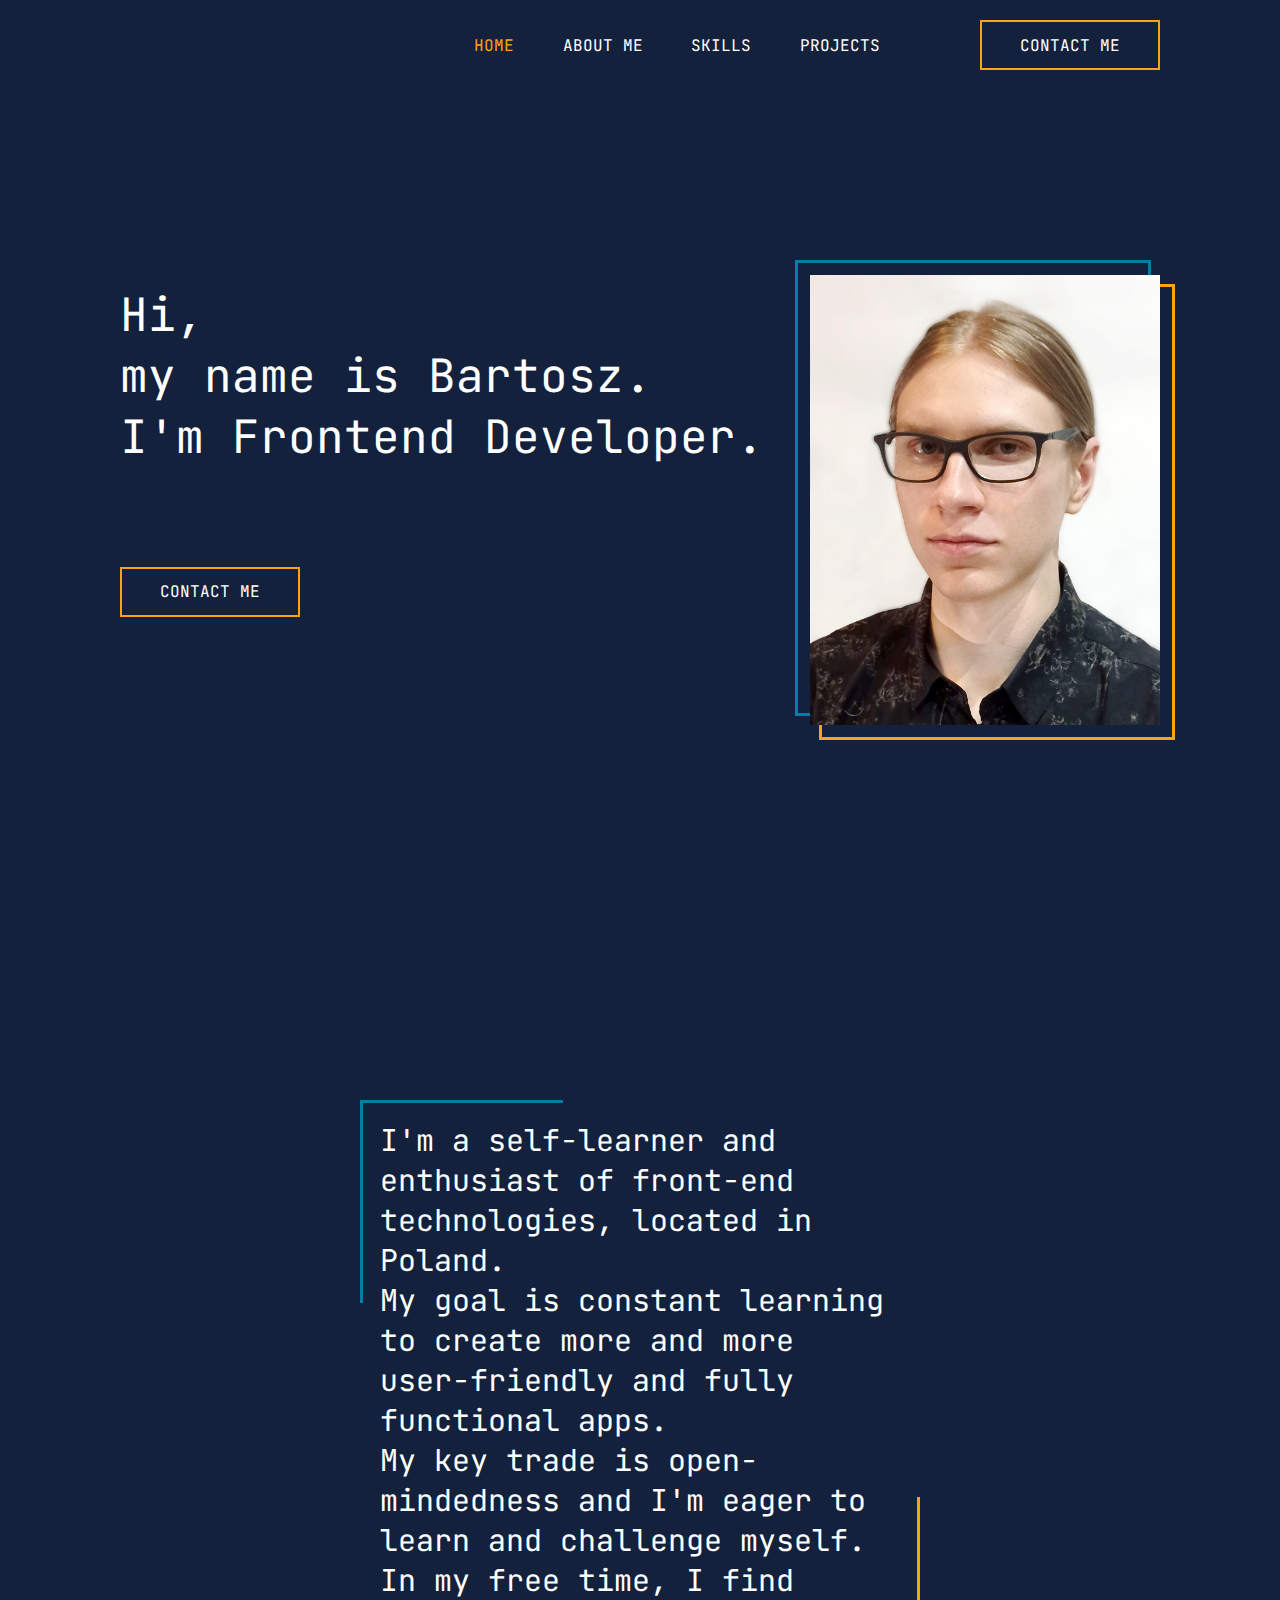
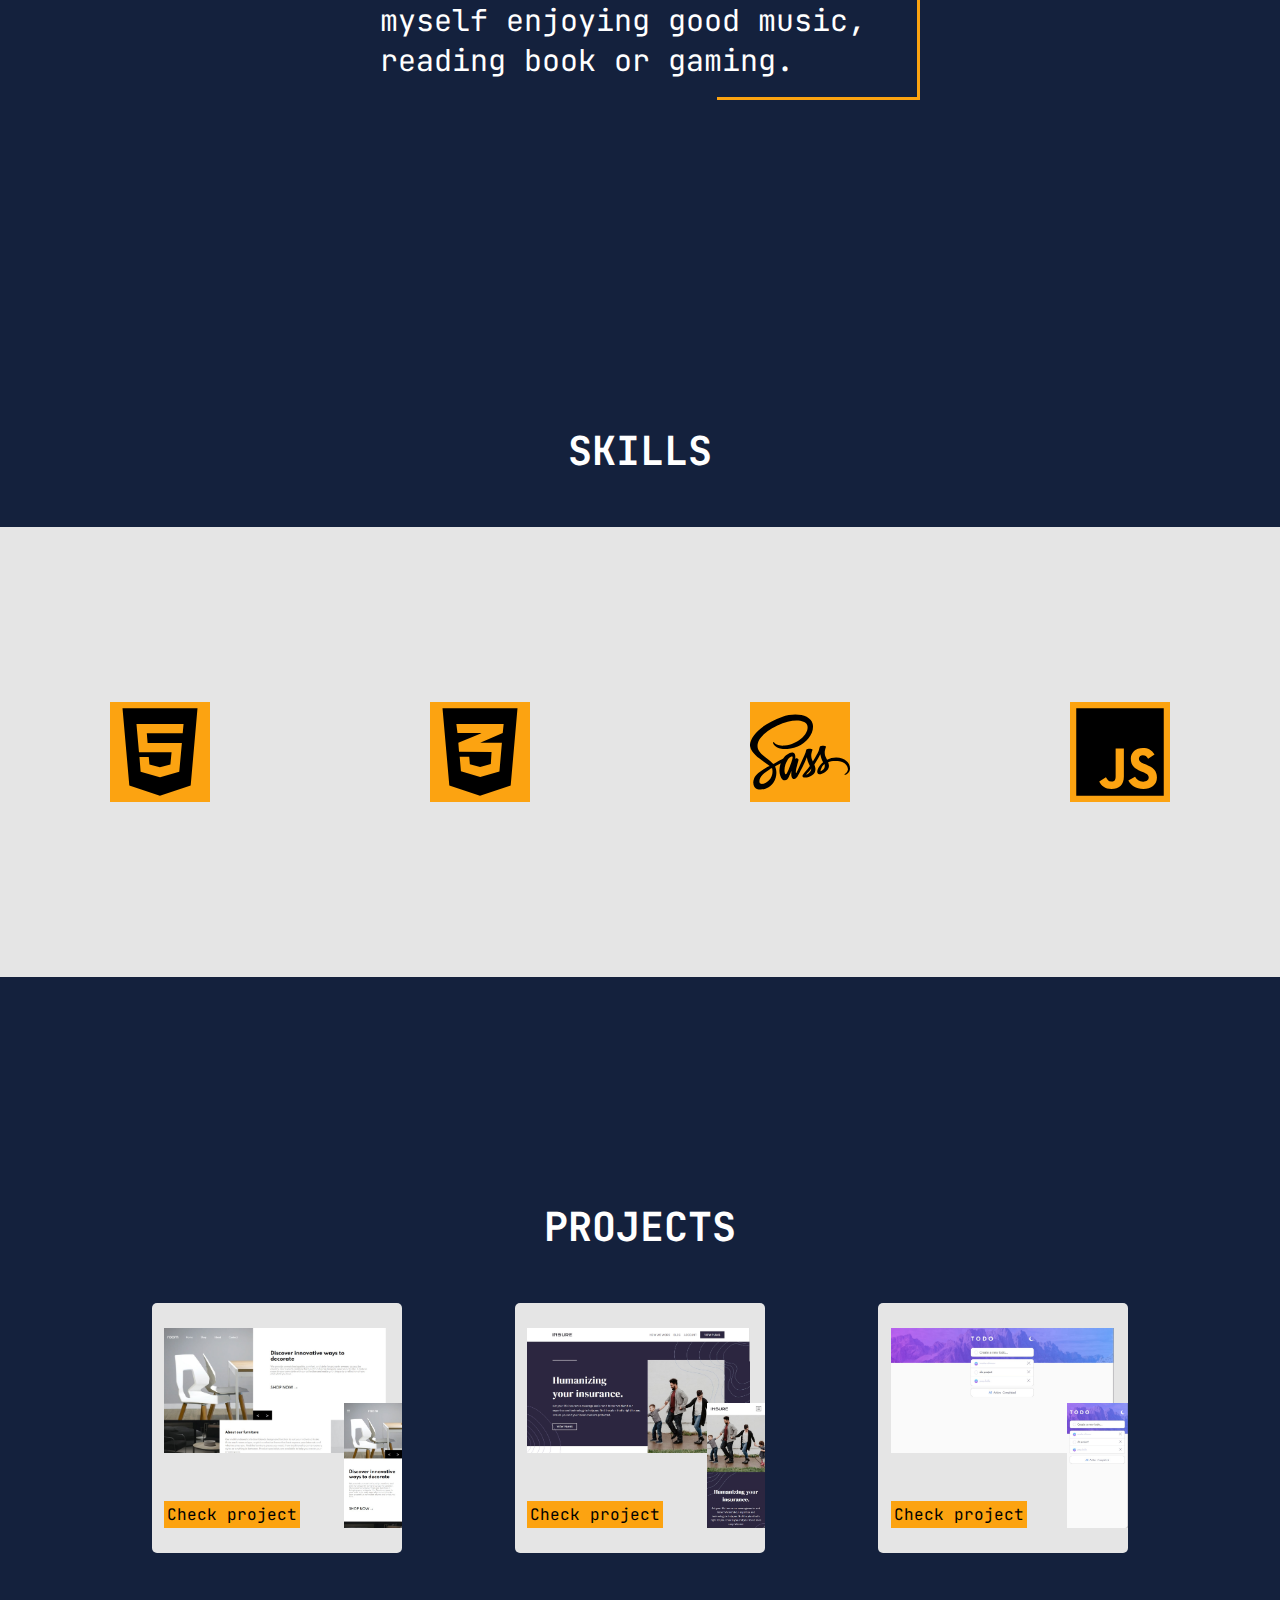
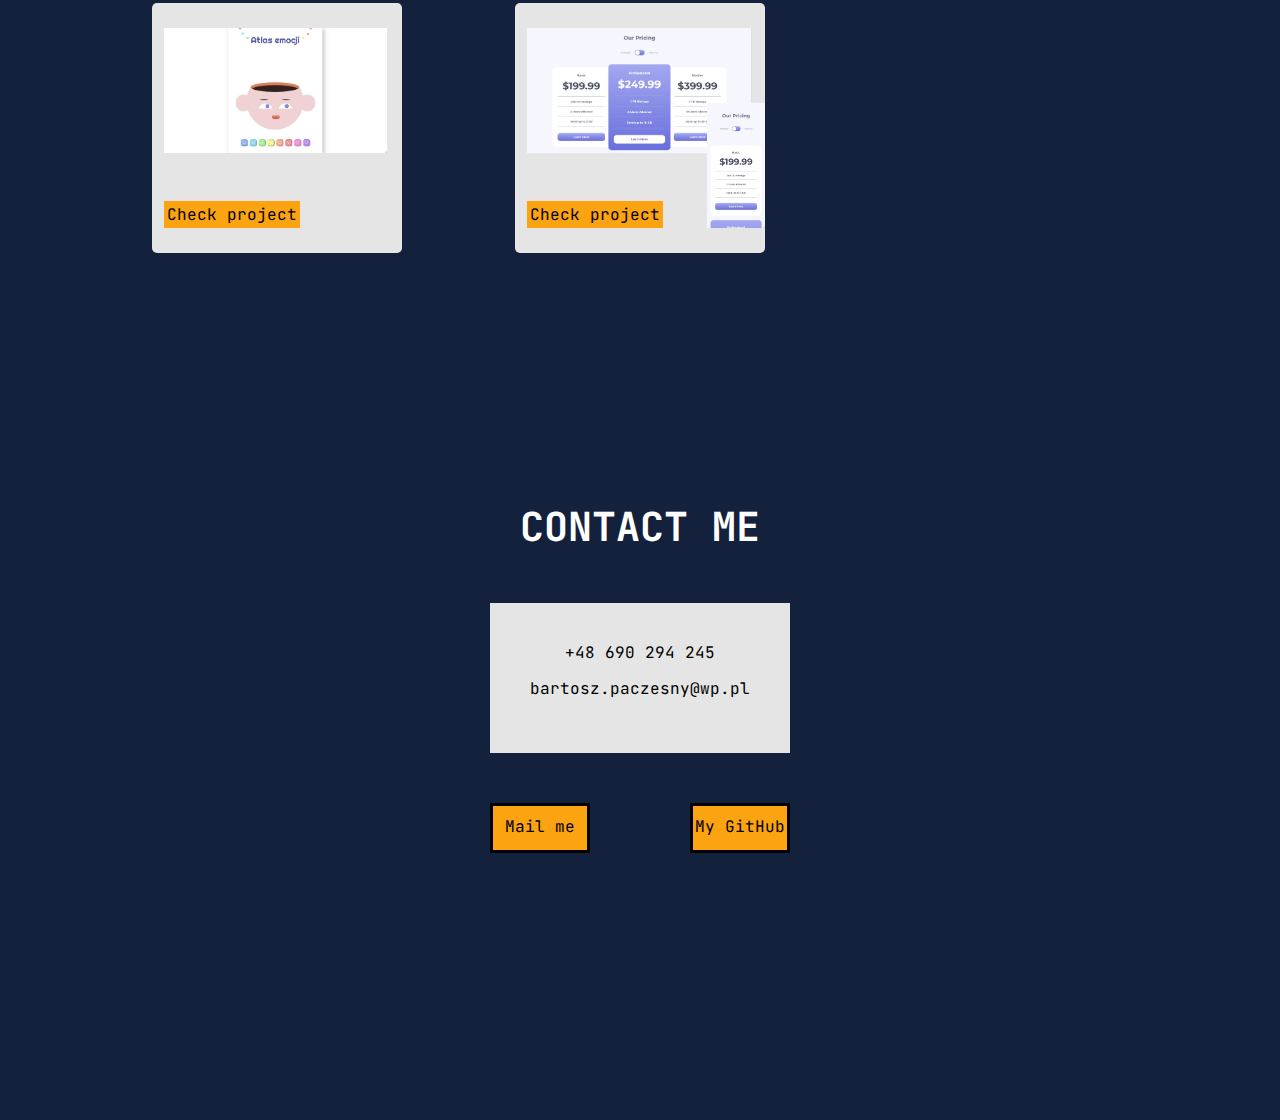
<file: portfolio/index.html>
<!DOCTYPE html>
<html lang="en">
<head>
    <meta charset="UTF-8">
    <meta http-equiv="X-UA-Compatible" content="IE=edge">
    <meta name="viewport" content="width=device-width, initial-scale=1.0">
    <title>Portfolio</title>
    <link rel="preconnect" href="https://fonts.googleapis.com">
    <link rel="preconnect" href="https://fonts.gstatic.com" crossorigin>
    <link href="https://fonts.googleapis.com/css2?family=JetBrains+Mono:wght@400;700&family=Press+Start+2P&display=swap" rel="stylesheet"> 
    <link rel="stylesheet" href="style/style.css">
    <script src="script.js" defer></script>
</head>
<body>
    <header class="header">

        <nav class="header__nav header__nav--dropdown ">
            <div class="header__icon-wrapper header__icon--cancel"><img src="img/x-solid.svg" alt="hamburger" class="header__icon"></div>

            <div class="header__links-wrapper header__links-wrapper--dropdown">
                <ul class="header__list header__list--dropdown">
                    <li class="header__list-item"><a href="#" class="header__link header__link--dropdown" data-menu="home">Home</a></li>
                    <li class="header__list-item"><a href="#about" class="header__link header__link--dropdown" data-menu="about">About me</a></li>
                    <li class="header__list-item"><a href="#skills" class="header__link header__link--dropdown" data-menu="skills">Skills</a></li>
                    <li class="header__list-item"><a href="#projects" class="header__link header__link--dropdown" data-menu="projects">Projects</a></li>
                    <div class="btn" data-menu="projects"><a href="#contact" class="btn-link" data-menu="btn">Contact me</a></div>
                </ul>
            </div>
        </nav>

        <nav class="header__nav header__nav--hamburger">
            <div class="header__icon-wrapper header__icon--hamburger"><img src="img/burger-solid.svg" alt="hamburger" class="header__icon "></div>
        </nav>

        <nav class="header__nav header__nav--desktop">
            <div class="header__links-wrapper">
                <ul class="header__list">
                    <li><a href="#" class="header__link" data-menu="home">Home</a></li>
                    <li><a href="#about" class="header__link" data-menu="about">About me</a></li>
                    <li><a href="#skills" class="header__link" data-menu="skills">Skills</a></li>
                    <li><a href="#projects" class="header__link" data-menu="projects">Projects</a></li>
                </ul>
                <div class="btn"><a href="#contact" class="btn-link" data-menu="btn">Contact me</a></div>
            </div>
        </nav>
    </header>
    <main>
        <section class="home">
            <div class="home__text-wrapper">
                <p class="home__text">
                    Hi&#44;<br>
                    my name is Bartosz.<br>
                    I&#39;m Frontend Developer&#46;
                </p>
                <div class="btn home__btn"><a href="#contact" class="btn-link">Contact Me</a></div>
            </div>

            <div class="home__img-wrapper">
                <img src="img/CV_Bartek.jpg" alt="Photo of myself" class="home__img">
            </div>
        </section>

        <section id="about" class="about">
            
            <p class="about__text">
                I'm a self-learner and enthusiast of front-end technologies, located in Poland. <br>
                My goal is constant learning to create more and more user-friendly and fully functional apps.  <br>
                My key trade is open-mindedness and I'm eager to learn and challenge myself.  <br>
                In my free time, I find myself enjoying good music, reading book or gaming.  <br>
            </p>
        </section>

        <section id="skills" class="skills">
            <h2 class="skills__header">Skills</h2>
            <div class="skills__grid">
                <div class="skills__box"><img class="skills__img" src="img/html5-brands.svg" alt="html icon"></div>
                <div class="skills__box"><img class="skills__img" src="img/css3-alt-brands.svg" alt="html icon"></div>
                <div class="skills__box"><img class="skills__img" src="img/sass-brands.svg" alt="html icon"></div>
                <div class="skills__box"><img class="skills__img" src="img/js-brands.svg" alt="html icon"></div>

            </div>
        </section>

        <section id="projects" class="projects">
            <h2 class="projects__header">Projects</h2>

            <div class="projects__grid">
                <div class="projects__box">
                    <img src="img/room-desktop.jpg" alt="" class="projects__img projects__img--desktop">

                    <img src="img/room-mobile.jpg" alt="" class="projects__img projects__img--mobile">

                    <a href="https://bart-lab.github.io/portfolio-projects/room-homepage-master/" target="_blank" class="projects__link">Check project</a>

                </div>
                
                
                <div class="projects__box">
                    <img src="img/insure-desktop.jpg" alt="" class="projects__img projects__img--desktop">
                    <img src="img/insure-mobile.jpg" alt="" class="projects__img projects__img--mobile">


                    <a href="https://bart-lab.github.io/portfolio-projects/insure-landing-page-master/" target="_blank" class="projects__link">Check project</a>
                </div>
                <div class="projects__box">
                    <img src="img/todo-desktop.jpg" alt="" class="projects__img projects__img--desktop">
                    <img src="img/todo-mobile.jpg" alt="" class="projects__img projects__img--mobile">

                    <a href="https://bart-lab.github.io/portfolio-projects/todo-app-main/" target="_blank" class="projects__link">Check project</a>
                </div>
                <div class="projects__box">
                    <img src="img/atlas-desktop.jpg" alt="" class="projects__img projects__img--desktop">


                    <a href="https://bart-lab.github.io/portfolio-projects/atlas-emocji/" target="_blank" class="projects__link">Check project</a>
                </div>
                <div class="projects__box">
                    <img src="img/pricing-desktop.jpg" alt="" class="projects__img projects__img--desktop">
                    <img src="img/pricing-mobile.jpg" alt="" class="projects__img projects__img--mobile">

                    <a href="https://bart-lab.github.io/portfolio-projects/pricing-component-with-toggle-master/" target="_blank" class="projects__link">Check project</a>
                </div>
            </div>

        </section>
        <section id="contact" class="contact">
            <h2 class="contact__header">Contact me</h2>
            <div class="contact__box">
                <p class="contact__text">+48 690 294 245</p>
                <p class="contact__text">bartosz.paczesny@wp.pl</p>
            </div>
        </div>
        <div class="contact__group">
            <div class="contact__btn"><a href="mailto:bartosz.paczesny@wp.pl" class="contact__text contact__text--btn">Mail me</a></div>
            <div class="contact__btn"><a href="https://github.com/bart-lab/"
                target="_blank" class="contact__text contact__text--btn">My GitHub</a>
            </div>
        </section>
    
    </main>

</body>
</html>
</file>
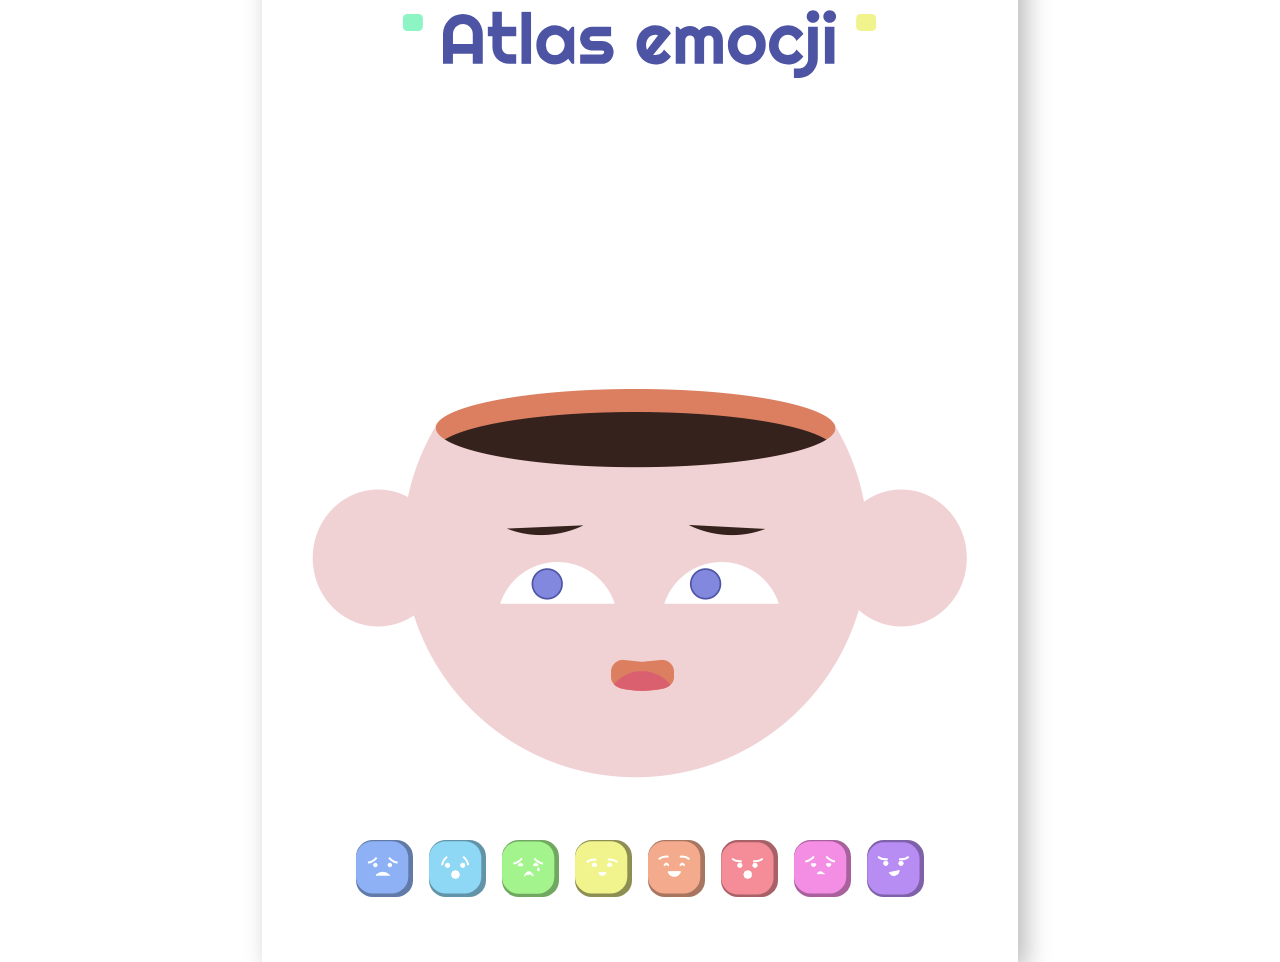
<file: portfolio-projects/atlas-emocji/index.html>
<!DOCTYPE html>
<html lang="en">
<head>
    <meta charset="UTF-8">
    <meta http-equiv="X-UA-Compatible" content="IE=edge">
    <meta name="viewport" content="width=device-width, initial-scale=1.0">
    <title>Atlas Emocji</title>
    <link rel="stylesheet" href="app/scss/style.css">
    <script src="app/js/script.js" defer></script> 
</head>
<body>

    
    <section class="atlas">
        <div class="atlas__content">
            <div class="atlas__header"><img src="icons/szyld (2).svg" alt=""></div>
            <div class="atlas__display-box">

                <img class="atlas__animation atlas__animation--default" src="gifs/base_loop.gif">


                <img class="atlas__animation atlas__animation--1 hidden" src="gifs/strach.gif">
                <img class="atlas__animation atlas__animation--2 hidden" src="gifs/zdziwienie.gif">
                <img class="atlas__animation atlas__animation--3 hidden" src="gifs/cierpienie.gif">
                <img class="atlas__animation atlas__animation--4 hidden" src="gifs/radosc.gif">
                <img class="atlas__animation atlas__animation--5 hidden" src="gifs/ekscytacja.gif">
                <img class="atlas__animation atlas__animation--6 hidden" src="gifs/zlosc.gif">
                <img class="atlas__animation atlas__animation--7 hidden" src="gifs/wstyd.gif">
                <img class="atlas__animation atlas__animation--8 hidden" src="gifs/pogarda.gif">






                
            </div>
            <div class="atlas__choice-wrapper">
                <div class="atlas__choice-box atlas__choice-box--1"></div>
                <div class="atlas__choice-box atlas__choice-box--2"></div>
                <div class="atlas__choice-box atlas__choice-box--3"></div>
                <div class="atlas__choice-box atlas__choice-box--4"></div>
                <div class="atlas__choice-box atlas__choice-box--5"></div>
                <div class="atlas__choice-box atlas__choice-box--6"></div>
                <div class="atlas__choice-box atlas__choice-box--7"></div>
                <div class="atlas__choice-box atlas__choice-box--8"></div>


            </div>
        </div>
    </section>


</body>
</html>
</file>
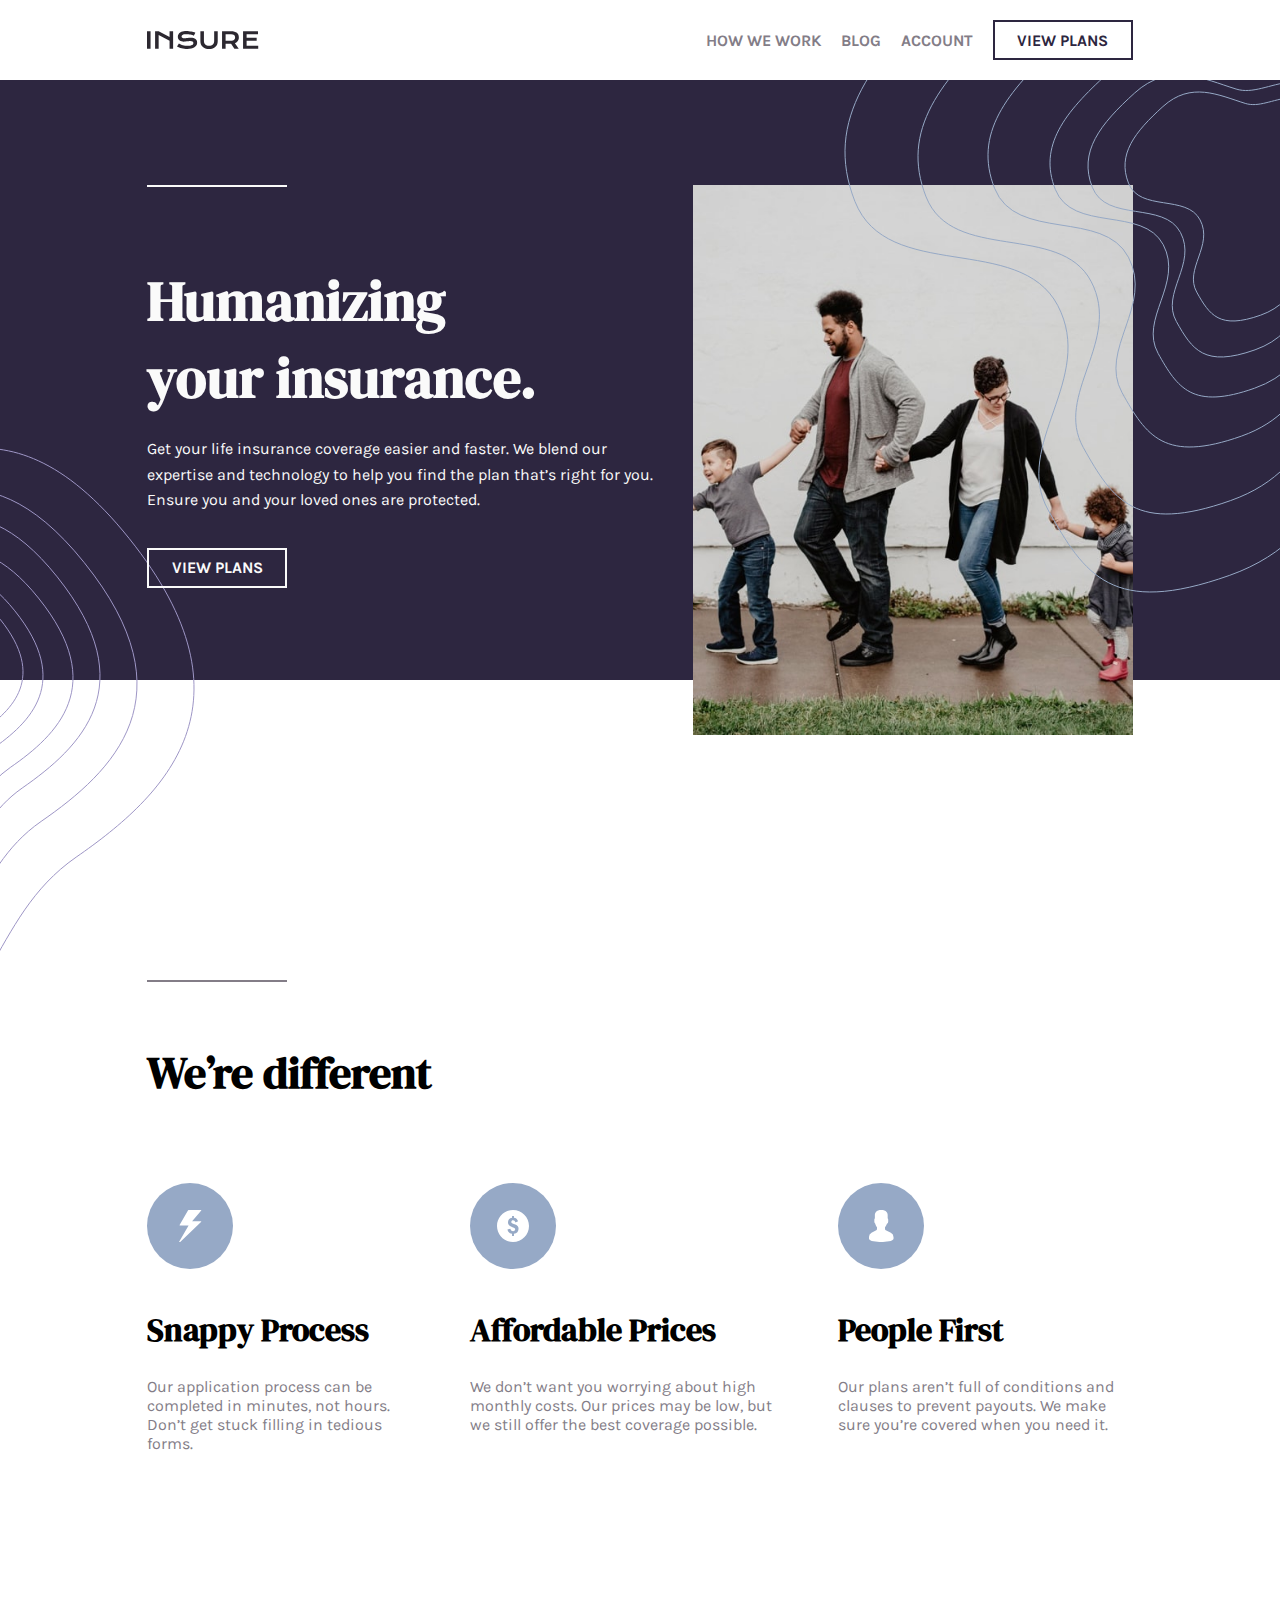
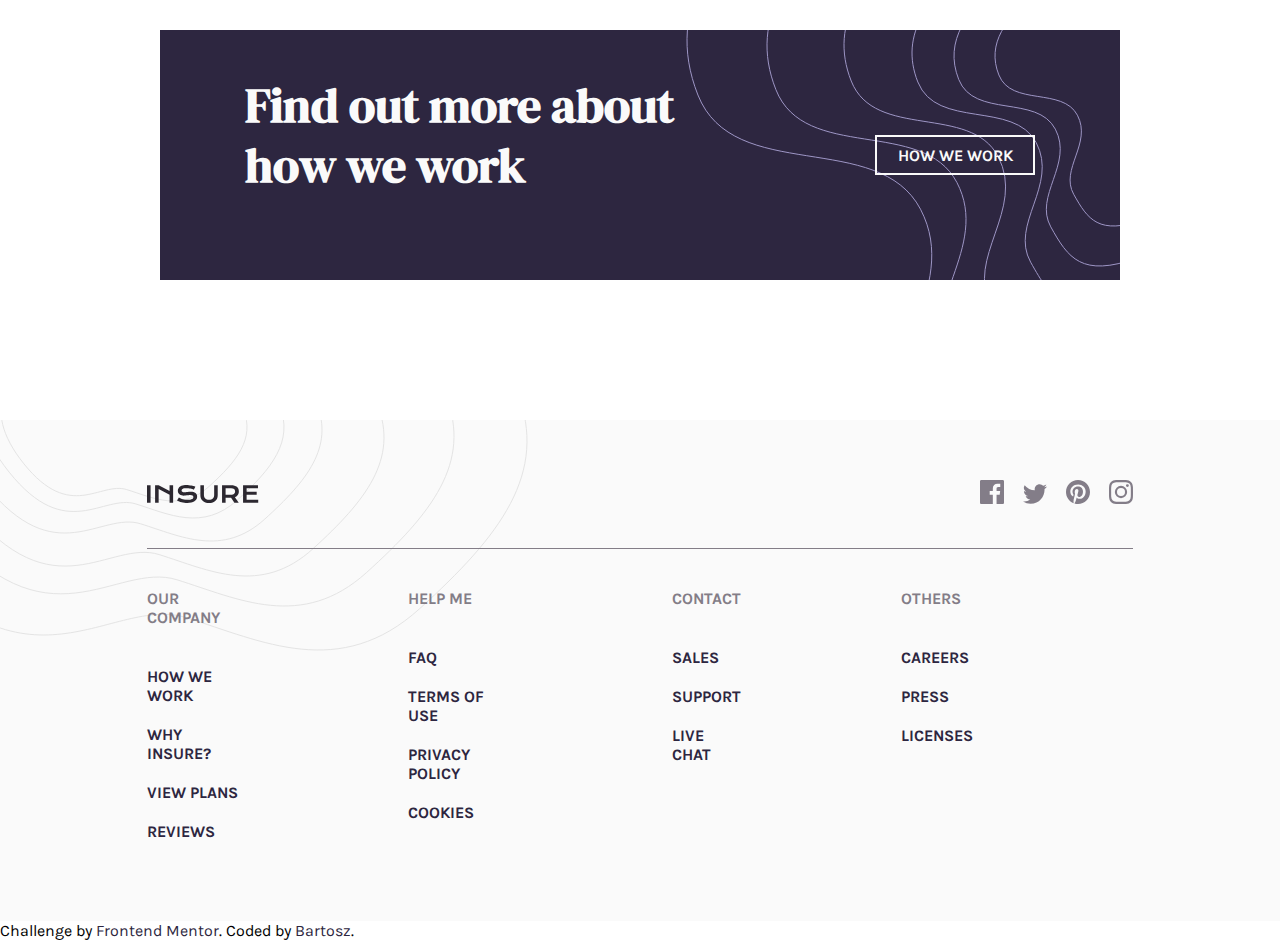
<file: portfolio-projects/insure-landing-page-master/index.html>
<!DOCTYPE html>
<html lang="en">
<head>
  <meta charset="UTF-8">
  <meta name="viewport" content="width=device-width, initial-scale=1.0"> <!-- displays site properly based on user's device -->
  <link rel="icon" type="image/png" sizes="32x32" href="./images/favicon-32x32.png">
  <title>Frontend Mentor | Insure landing page</title>
  <link rel="preconnect" href="https://fonts.googleapis.com">
  <link rel="preconnect" href="https://fonts.gstatic.com" crossorigin>
  <link href="https://fonts.googleapis.com/css2?family=DM+Serif+Display&family=Karla:wght@400;700&display=swap" rel="stylesheet"> 

  <link rel="stylesheet" href="assets/style.css">
</head>
<body >
  <header class='header '>
    <div class="header__bar container--py container--py-desktop">
      <img src="assets/images/logo.svg" alt="Insure logo" >

      <div class="header__menu header__menu--desktop ">
        <ul class="header__list--desktop">
          <li><a href="#">How we work</a></li>
          <li><a href="#">Blog</a></li>
          <li><a href="#">Account</a></li>
          <a href="#"><li class="cta cta--header-desktop">View plans</li></a>
        </ul>
      </div>
  

      <div class="header__hamburger" href="#"><img src="assets/images/icon-hamburger.svg" alt="hamburger open"></div>
      <div class="header__close hidden" href="#"><img src="assets/images/icon-close.svg" alt="hamburger open"></div>
    </div>
    <div class="header__menu header__menu--mobile hidden">
      <ul class="header__list--mobile">
        <li><a class="header__link" href="#test">How we work</a></li>
        <li><a class="header__link" href="#">Blog</a></li>
        <li><a class="header__link" href="#">Account</a></li>
        <a class="header__link" href="#"><li class="cta cta--header-mobile">View plans</li></a>
        <img class="header__svg" src="assets/images/bg-pattern-mobile-nav.svg">
      </ul>
    </div>
  </header>

  <section class="hero container--py-desktop">
    <img class="hero__img" src="assets/images/image-intro-mobile.jpg">
    <img class="hero__img--desktop" src="assets/images/image-intro-desktop.jpg">
    <img src="assets/images/bg-pattern-intro-left-desktop.svg" class="hero__bg-image hero__bg-image--left-desktop">
    <img src="assets/images/bg-pattern-intro-right-desktop.svg" class="hero__bg-image hero__bg-image--right-desktop">
    <div class="hero__content container--py">
      <div class="hero__line"></div>
      <h1 class="hero__header" >Humanizing your insurance.</h1>
      <p class="hero__text" >Get your life insurance coverage easier and faster. We blend our expertise and technology to help you find the plan that’s right for you. Ensure you and your loved ones are protected.
      </p>
      <div class="cta cta--hero">
        <a href="#">View plans</a>
      </div>

      <img src="assets/images/bg-pattern-intro-left-mobile.svg" class="hero__bg-image hero__bg-image--left-mobile">
      <img src="assets/images/bg-pattern-intro-right-mobile.svg" class="hero__bg-image hero__bg-image--right-mobile">
    </div>
  </section>

  <section class="feature container--py container--py-desktop">
    <div class="feature__line"></div>
    <h2 class="feature__header">We’re different</h2>
    <div class="feature__boxes">
      <div class="feature__box">
        <img class="feature__box-img" src="assets/images/icon-snappy-process.svg">
        <h3 class="feature__box-header">Snappy Process</h3>
        <p class="feature__box-text">Our application process can be completed in minutes, not hours. Don’t get stuck filling in tedious forms.
        </p>
      </div>
      <div class="feature__box">
        <img class="feature__box-img" src="assets/images/icon-affordable-prices.svg">
        <h3 class="feature__box-header">Affordable Prices</h3>
        <p class="feature__box-text">We don’t want you worrying about high monthly costs. Our prices may be low, but we still offer the best coverage possible.
        </p>
      </div>
      <div class="feature__box">
        <img class="feature__box-img" src="assets/images/icon-people-first.svg">
        <h3 class="feature__box-header">People First</h3>
        <p class="feature__box-text">Our plans aren’t full of conditions and clauses to prevent payouts. We make sure you’re covered when you need it.
        </p>
      </div>
    </div>
  </section>

  <section class="about-box">
    <h2 class="about-box__header">Find out more about how we work</h2>
    <div class="cta cta--about"><a href="#">How we work</a></div>
  </section>

  <footer class="footer">
    <img class="footer__bg-img--desktop" src="assets/images/bg-pattern-footer-desktop.svg">
    <div class="footer__header ">
      <img src="assets/images/logo.svg" alt="insure logo">
      <div class="footer__social-box">
        <a href="#"><img src="assets/images/icon-facebook.svg" alt="facebook icon"></a>
        <a href="#"><img src="assets/images/icon-twitter.svg" alt="twitter icon"></a>
        <a href="#"><img src="assets/images/icon-pinterest.svg" alt="pinterest icon"></a>
        <a href="#"><img src="assets/images/icon-instagram.svg" alt="instagram icon"></a>
      </div>
      <img class="footer__bg-img" src="assets/images/bg-pattern-footer-mobile.svg">
    </div>

    <div class="footer__links" id="test">
      <div class="footer__links-box">
        <ul>
          <li><a href="#">Our company</a></li>
          <li><a href="#">How we work</a></li>
          <li><a href="#">Why Insure?</a></li>
          <li><a href="#">View plans</a></li>
          <li><a href="#">Reviews</a></li>
        </ul>
      </div>

      <div class="footer__links-box">
        <ul>
          <li><a href="#">Help me</a></li>
          <li><a href="#">FAQ</a></li>
          <li><a href="#">Terms of use</a></li>
          <li><a href="#">Privacy policy</a></li>
          <li><a href="#">Cookies</a></li>
        </ul>
      </div>

      <div class="footer__links-box">
        <ul>
          <li><a href="#">Contact</a></li>
          <li><a href="#">Sales</a></li>
          <li><a href="#">Support</a></li>
          <li><a href="#">Live chat</a></li>
        </ul>
      </div>

      <div class="footer__links-box">
        <ul>
          <li><a href="#">Others</a></li>
          <li><a href="#">Careers</a></li>
          <li><a href="#">Press</a></li>
          <li><a href="#">Licenses</a></li>
        </ul>
      </div>

    </div>
  </footer>


  

  
  
  

  
  <div class="attribution">
    Challenge by <a href="https://www.frontendmentor.io?ref=challenge" target="_blank">Frontend Mentor</a>. 
    Coded by <a href="#">Bartosz</a>.
  </div>
  <script src="assets/toggle.js"></script>
</body>
</html>
</file>
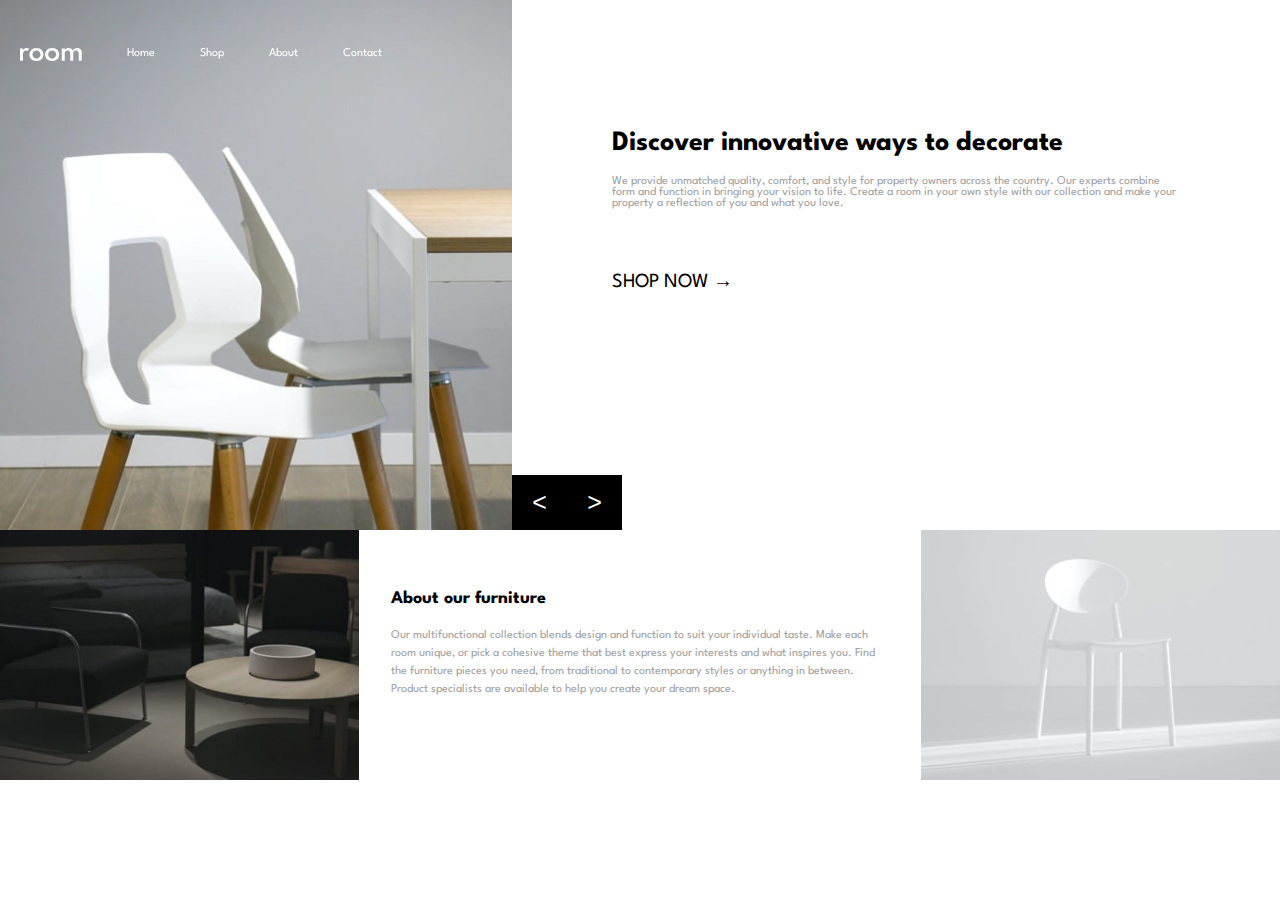
<file: portfolio-projects/room-homepage-master/index.html>
<!DOCTYPE html>
<html lang="en">
<head>
  <meta charset="UTF-8">
  <meta name="viewport" content="width=device-width, initial-scale=1.0"> <!-- displays site properly based on user's device -->

  <link rel="icon" type="image/png" sizes="32x32" href="./images/favicon-32x32.png">
  
  <title>Frontend Mentor | Room homepage</title>

  <link rel="preconnect" href="https://fonts.googleapis.com">
  <link rel="preconnect" href="https://fonts.gstatic.com" crossorigin>
  <link href="https://fonts.googleapis.com/css2?family=Spartan:wght@500;600;700&display=swap" rel="stylesheet">
  <link href="app/fontawesome/css/all.css" rel="stylesheet">
  <script src="app/js/script.js" defer></script>

  <link rel="stylesheet" href="app/scss/style.css">
</head>

<body>
  <header class="header">
    <img src="app/images/icon-hamburger.svg" alt="hamburger" class="header__hamburger">
    <img src="app/images/logo.svg" alt="logo" class="header__logo">
    <div class="header__menu header__menu--mobile">
      <button class="header__close"><img src="app/images/icon-close.svg" alt="close"></button>
      <ul>
        <li><a href="#">Home</a></li>
        <li><a href="#">Shop</a></li>
        <li><a href="#about">About</a></li>
        <li><a href="#">Contact</a></li>
      </ul>
    </div>
    <div class="header__menu header__menu--desktop ">
      <ul>
        <img src="app/images/logo.svg" alt="logo" class=" header__logo header__logo--desktop">
        <li><a href="#">Home</a></li>
        <li><a href="#">Shop</a></li>
        <li><a href="#about">About</a></li>
        <li><a href="#">Contact</a></li>
      </ul>
    </div>
  </header>
  
  <section class="hero">
    <div class="hero__carousel">
      <img class="hero__img " src="app/images/desktop-image-hero-1.jpg">
      <img class="hero__img" src="app/images/desktop-image-hero-2.jpg">
      <img class="hero__img " src="app/images/desktop-image-hero-3.jpg">
      <div class="hero__buttons hero__buttons--mobile">
        <button class="hero__buttons--prev">&#60;</button>
        <button class="hero__buttons--next">&#62; </button>
      </div>
    </div>
    
    <div class="hero__texts">
      <div class="hero__text hero__text--1 hero__text--active">
        <h2 class="hero__header">Discover innovative ways to decorate</h2>
        <p class="hero__paragraph">We provide unmatched quality, comfort, and style for property owners across the country. 
        Our experts combine form and function in bringing your vision to life. Create a room in your 
        own style with our collection and make your property a reflection of you and what you love.
        </p>
        <a class="hero__cta" href="#">Shop now   &#8594;</a>
      </div>

      <div class="hero__text hero__text--2 ">
        <h2 class="hero__header">We are available all across the globe</h2>
        <p class="hero__paragraph">With stores all over the world, it's easy for you to find furniture for your home or place of business. 
        Locally, we’re in most major cities throughout the country. Find the branch nearest you using our 
        store locator. Any questions? Don't hesitate to contact us today.
        </p>
        <a class="hero__cta" href="#">Shop now   &#8594;</a>
      </div>

      <div class="hero__text hero__text--3 ">
        <h2 class="hero__header">Manufactured with the best materials</h2>
        <p class="hero__paragraph">Our modern furniture store provide a high level of quality. Our company has invested in advanced technology 
        to ensure that every product is made as perfect and as consistent as possible. With three decades of 
        experience in this industry, we understand what customers want for their home and office.
        </p>
        <a class="hero__cta" href="#">Shop now  &#8594;</a>
      </div>
    </div>
  </section>

  <section class="about" id="about">
    <img class="about__img" src="app/images/image-about-dark.jpg">
    <div class="about__text">
      <h2 class="about__header">About our furniture</h2>
      <p class="about__paragraph">
        Our multifunctional collection blends design and function to suit your individual taste.
        Make each room unique, or pick a cohesive theme that best express your interests and what
        inspires you. Find the furniture pieces you need, from traditional to contemporary styles
        or anything in between. Product specialists are available to help you create your dream space.
      </p>
    </div>
    <img src="app/images/image-about-light.jpg" class="about__img">
  </section>

  <!-- <div class="attribution">
    Challenge by <a href="https://www.frontendmentor.io?ref=challenge" target="_blank">Frontend Mentor</a>. 
    Coded by <a href="#">Bartosz</a>.
  </div>  -->
</body>
</html>
</file>
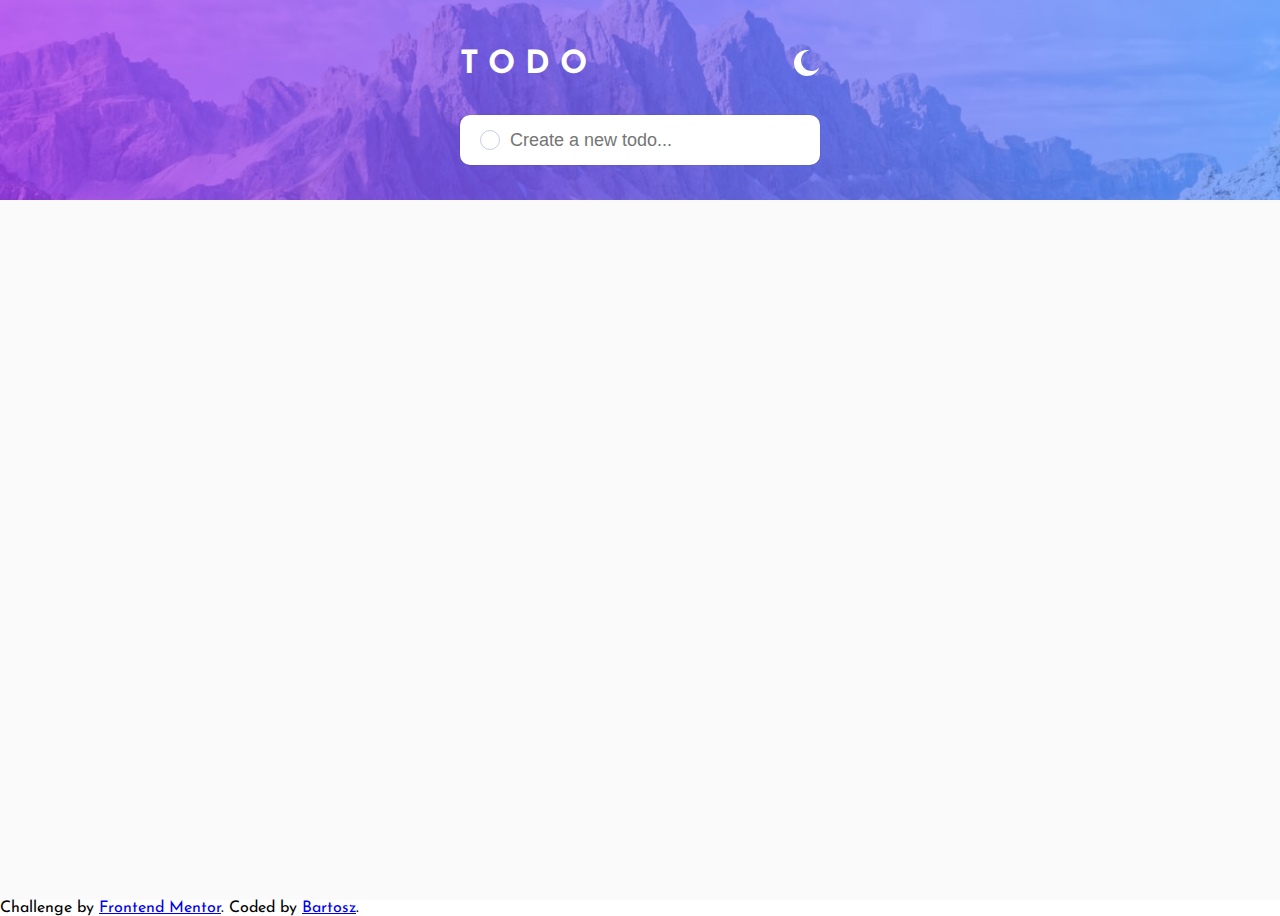
<file: portfolio-projects/todo-app-main/index.html>
<!DOCTYPE html>
<html lang="en">
<head>
  <meta charset="UTF-8">
  <meta name="viewport" content="width=device-width, initial-scale=1.0"> <!-- displays site properly based on user's device -->

  <link rel="icon" type="image/png" sizes="32x32" href="./images/favicon-32x32.png">
  <link rel="preconnect" href="https://fonts.googleapis.com">
  <link rel="preconnect" href="https://fonts.gstatic.com" crossorigin>
  <link href="https://fonts.googleapis.com/css2?family=Josefin+Sans:wght@400;700&display=swap" rel="stylesheet">
  <script src="js/script.js" defer></script>

  <link rel="stylesheet" href="scss/style.css">
  
  <title>Frontend Mentor | Todo app</title>

</head>
<body>
  <section class="todo">
    <div class="todo__top"></div>
    
    <div class="todo__main">
      <div class="todo__switch">
        <h1 class="todo__header">Todo</h1>
        <div class="todo__icon--moon">
          <svg xmlns="http://www.w3.org/2000/svg" width="26" height="26"><path fill="#FFF" fill-rule="evenodd" d="M13 0c.81 0 1.603.074 2.373.216C10.593 1.199 7 5.43 7 10.5 7 16.299 11.701 21 17.5 21c2.996 0 5.7-1.255 7.613-3.268C23.22 22.572 18.51 26 13 26 5.82 26 0 20.18 0 13S5.82 0 13 0z"/></svg>
        </div>
        <div class="todo__icon--sun hidden">
          <svg  xmlns="http://www.w3.org/2000/svg" width="26" height="26"><path fill="#FFF" fill-rule="evenodd" d="M13 21a1 1 0 011 1v3a1 1 0 11-2 0v-3a1 1 0 011-1zm-5.657-2.343a1 1 0 010 1.414l-2.121 2.121a1 1 0 01-1.414-1.414l2.12-2.121a1 1 0 011.415 0zm12.728 0l2.121 2.121a1 1 0 01-1.414 1.414l-2.121-2.12a1 1 0 011.414-1.415zM13 8a5 5 0 110 10 5 5 0 010-10zm12 4a1 1 0 110 2h-3a1 1 0 110-2h3zM4 12a1 1 0 110 2H1a1 1 0 110-2h3zm18.192-8.192a1 1 0 010 1.414l-2.12 2.121a1 1 0 01-1.415-1.414l2.121-2.121a1 1 0 011.414 0zm-16.97 0l2.121 2.12A1 1 0 015.93 7.344L3.808 5.222a1 1 0 011.414-1.414zM13 0a1 1 0 011 1v3a1 1 0 11-2 0V1a1 1 0 011-1z"/></svg>
        </div>
      </div>
      <form autocomplete="off" class="todo__form ">
        <div class="todo__checkbox-form"></div>
        <input class="todo__new-task" type="text" name="task" id="task" placeholder="Create a new todo...">
      </form>
      <div class="todo__list">
        <div class="todo__item">
          <div class="todo__text-wrapper">
            <div class="todo__checkbox todo__checkbox--done"></div>
            <p class="todo__text todo__text--done">Manifest</p>
          </div>
          <div class="todo__cancel">
            <svg xmlns="http://www.w3.org/2000/svg" width="18" height="18"><path fill="#494C6B" fill-rule="evenodd" d="M16.97 0l.708.707L9.546 8.84l8.132 8.132-.707.707-8.132-8.132-8.132 8.132L0 16.97l8.132-8.132L0 .707.707 0 8.84 8.132 16.971 0z"/></svg>
          </div>
        </div>
        <div class="todo__item">
          <div class="todo__text-wrapper">
            <div class="todo__checkbox"></div>
            <p class="todo__text">Read book</p>
          </div>
          <div class="todo__cancle">
            <svg xmlns="http://www.w3.org/2000/svg" width="18" height="18"><path fill="#494C6B" fill-rule="evenodd" d="M16.97 0l.708.707L9.546 8.84l8.132 8.132-.707.707-8.132-8.132-8.132 8.132L0 16.97l8.132-8.132L0 .707.707 0 8.84 8.132 16.971 0z"/></svg>
          </div>
        </div>
        <div class="todo__item">
          <div class="todo__text-wrapper">
            <div class="todo__checkbox"></div>
            <p class="todo__text">Stay positive</p>
          </div>
          <div class="todo__cancle">
            <svg xmlns="http://www.w3.org/2000/svg" width="18" height="18"><path fill="#494C6B" fill-rule="evenodd" d="M16.97 0l.708.707L9.546 8.84l8.132 8.132-.707.707-8.132-8.132-8.132 8.132L0 16.97l8.132-8.132L0 .707.707 0 8.84 8.132 16.971 0z"/></svg>
          </div>
        </div>

        <div class="todo__item todo__item--clear">
          <p class="todo__item-left">5 items left</p>
          <p>Clear Completed</p>
        </div>

      </div>
      <div class="todo__list todo__list--active hidden"></div>
      <div class="todo__list todo__list--completed hidden"></div>


      <div class="todo__sort-box">
        <button class="todo__all todo__sort-box--active">All</button>
        <button class="todo__active">Active</button>
        <button class="todo__completed">Completed</button>
      </div>
    </div>


  </section>
  <!-- Add dynamic number items left

  
   
  

  Clear Completed

  Drag and drop to reorder list
 -->

  <div class="attribution">
    Challenge by <a href="https://www.frontendmentor.io?ref=challenge" target="_blank">Frontend Mentor</a>. 
    Coded by <a href="#">Bartosz</a>.
  </div>
</body>
</html>
</file>
<file: portfolio/style/style.css>
* {
  margin: 0;
  padding: 0;
  -webkit-box-sizing: border-box;
          box-sizing: border-box;
}

html {
  scroll-behavior: smooth;
}

body {
  height: 100%;
  overflow-x: hidden;
  font-size: 1rem;
  font-family: "JetBrains Mono", monospace, sans-serif;
  background-color: #14213d;
  color: #fff;
}

main {
  padding-right: 20px;
  padding-left: 20px;
}

section {
  height: 100%;
}

.btn {
  height: 50px;
  width: 180px;
  border: 2px solid #fca311;
  background-color: #14213d;
  text-transform: uppercase;
}

.btn-link {
  display: block;
  height: 100%;
  width: 100%;
  text-decoration: none;
  z-index: 1;
  color: #fff;
  display: -webkit-box;
  display: -ms-flexbox;
  display: flex;
  -webkit-box-pack: center;
      -ms-flex-pack: center;
          justify-content: center;
  -webkit-box-align: center;
      -ms-flex-align: center;
          align-items: center;
  position: relative;
  overflow: hidden;
  -webkit-transition: color 1s;
  transition: color 1s;
}

.btn-link::before {
  content: '';
  position: absolute;
  top: 0;
  left: -50px;
  width: 0;
  height: 100%;
  background-color: #fca311;
  -webkit-transform: skewX(35deg);
          transform: skewX(35deg);
  z-index: -1;
  -webkit-transition: width 1s;
  transition: width 1s;
}

.btn-link--active {
  color: #14213d;
}

.btn-link--active::before {
  width: 150%;
}

.btn-link:hover {
  color: #14213d;
}

.btn-link:hover::before {
  width: 150%;
}

.hide {
  display: none;
  opacity: 0;
}

@media (min-width: 1024px) {
  main {
    padding-right: 120px;
    padding-left: 120px;
  }
  section {
    height: 100vh;
  }
}

.header {
  position: fixed;
  padding: 20px 20px 20px 20px;
  z-index: 10;
  height: 100px;
  width: 100%;
}

.header__nav {
  display: -webkit-box;
  display: -ms-flexbox;
  display: flex;
  -webkit-box-pack: end;
      -ms-flex-pack: end;
          justify-content: flex-end;
  -webkit-box-align: center;
      -ms-flex-align: center;
          align-items: center;
}

.header__nav--hamburger {
  z-index: 100;
  top: 0;
  left: 0;
}

.header__nav--desktop {
  display: none;
}

.header__nav--dropdown {
  position: absolute;
  top: 0;
  left: 0;
  -webkit-box-pack: center;
      -ms-flex-pack: center;
          justify-content: center;
  height: 100vh;
  width: 100%;
  background-color: #14213d;
  -webkit-transform: translateY(-120%);
          transform: translateY(-120%);
  -webkit-transition: -webkit-transform 1s ease-in-out;
  transition: -webkit-transform 1s ease-in-out;
  transition: transform 1s ease-in-out;
  transition: transform 1s ease-in-out, -webkit-transform 1s ease-in-out;
}

.header__logo {
  height: 40px;
  width: 40px;
  background-color: azure;
}

.header__icon-wrapper {
  height: 45px;
  width: 45px;
  cursor: pointer;
  background-color: #fca311;
  border-radius: 50%;
  display: -webkit-box;
  display: -ms-flexbox;
  display: flex;
  -webkit-box-pack: center;
      -ms-flex-pack: center;
          justify-content: center;
  -webkit-box-align: center;
      -ms-flex-align: center;
          align-items: center;
}

.header__icon-wrapper:hover {
  background-color: antiquewhite;
  background-color: #e5e5e5;
}

.header__icon {
  height: 35px;
  width: 35px;
}

.header__icon--cancel {
  position: absolute;
  top: 0;
  right: 0;
  margin: 20px;
}

.header__links-wrapper {
  display: -webkit-box;
  display: -ms-flexbox;
  display: flex;
  -webkit-box-align: center;
      -ms-flex-align: center;
          align-items: center;
}

.header__links-wrapper--dropdown {
  height: 100%;
  -webkit-box-orient: vertical;
  -webkit-box-direction: normal;
      -ms-flex-direction: column;
          flex-direction: column;
  -ms-flex-pack: distribute;
      justify-content: space-around;
}

.header__list {
  width: 40vw;
  padding-right: 100px;
  display: -webkit-box;
  display: -ms-flexbox;
  display: flex;
  -webkit-box-pack: justify;
      -ms-flex-pack: justify;
          justify-content: space-between;
  list-style: none;
}

.header__list-item {
  padding-bottom: 10px;
}

.header__list--dropdown {
  padding-right: 10%;
  -webkit-box-orient: vertical;
  -webkit-box-direction: normal;
      -ms-flex-direction: column;
          flex-direction: column;
  -webkit-box-align: end;
      -ms-flex-align: end;
          align-items: flex-end;
  width: 100vw;
}

.header__link {
  text-decoration: none;
  color: #fff;
  padding-left: 3px;
  border-left: 3px solid #14213d;
  text-transform: uppercase;
  -webkit-transition: all 0.25s ease-in;
  transition: all 0.25s ease-in;
}

.header__link--dropdown {
  font-size: 2rem;
}

.header__link--active {
  color: #fca311;
}

.header__link:hover {
  color: #fca311;
  border-left: 3px solid #fff;
}

@media (min-width: 1024px) {
  .header {
    padding: 20px 120px 20px 120px;
    z-index: 100;
    background-color: #14213d;
  }
  .header__nav {
    display: none;
  }
  .header__nav--desktop {
    display: -webkit-box;
    display: -ms-flexbox;
    display: flex;
  }
}

.home {
  height: 100vh;
  padding-top: 100px;
}

.home__text-wrapper {
  display: -webkit-box;
  display: -ms-flexbox;
  display: flex;
  -webkit-box-orient: vertical;
  -webkit-box-direction: normal;
      -ms-flex-direction: column;
          flex-direction: column;
  -webkit-box-align: center;
      -ms-flex-align: center;
          align-items: center;
}

.home__text {
  width: 250px;
  font-size: 2rem;
}

.home__btn {
  margin-top: 50px;
  margin-bottom: 100px;
}

.home__img-wrapper {
  height: 360px;
  width: 280px;
  position: relative;
  margin: 0 auto;
}

.home__img-wrapper::before {
  content: '';
  position: absolute;
  top: -15px;
  left: -15px;
  z-index: -1;
  height: 360px;
  width: 280px;
  border: 3px solid #007ea7;
}

.home__img-wrapper::after {
  content: '';
  position: absolute;
  bottom: -15px;
  right: -15px;
  z-index: -1;
  height: 360px;
  width: 280px;
  border: 3px solid #fca311;
}

.home__img {
  height: 100%;
  width: 100%;
}

@media (min-width: 768px) {
  .home {
    display: -webkit-box;
    display: -ms-flexbox;
    display: flex;
    -webkit-box-pack: justify;
        -ms-flex-pack: justify;
            justify-content: space-between;
    -webkit-box-align: center;
        -ms-flex-align: center;
            align-items: center;
  }
  .home__text-wrapper {
    display: block;
  }
  .home__text {
    width: 100%;
    font-size: 2.875rem;
    margin-left: 0;
  }
  .home__btn {
    margin-top: 100px;
  }
  .home__img {
    height: 450px;
    width: 350px;
  }
  .home__img-wrapper {
    height: 450px;
    width: 350px;
    margin: 0;
  }
  .home__img-wrapper::before {
    top: -15px;
    left: -15px;
    height: 450px;
    width: 350px;
  }
  .home__img-wrapper::after {
    bottom: -15px;
    right: -15px;
    height: 450px;
    width: 350px;
  }
}

.about {
  height: 100%;
  width: 100%;
  padding-top: 100px;
  display: -webkit-box;
  display: -ms-flexbox;
  display: flex;
  -webkit-box-pack: center;
      -ms-flex-pack: center;
          justify-content: center;
  -webkit-box-align: center;
      -ms-flex-align: center;
          align-items: center;
}

.about__text {
  width: 90%;
  font-size: 1.25rem;
  position: relative;
}

.about__text::before {
  content: '';
  position: absolute;
  top: -20px;
  left: -20px;
  width: 200px;
  height: 200px;
  border-top: 3px solid #007ea7;
  border-left: 3px solid #007ea7;
}

.about__text::after {
  content: '';
  position: absolute;
  bottom: -20px;
  right: -20px;
  width: 200px;
  height: 200px;
  border-bottom: 3px solid #fca311;
  border-right: 3px solid #fca311;
}

@media (min-width: 1024px) {
  .about {
    height: 100vh;
  }
  .about__text {
    font-size: 1.5rem;
    width: 50%;
    font-size: 30px;
  }
}

.skills {
  height: 100%;
  width: 100%;
  padding-top: 100px;
  display: -webkit-box;
  display: -ms-flexbox;
  display: flex;
  -webkit-box-orient: vertical;
  -webkit-box-direction: normal;
      -ms-flex-direction: column;
          flex-direction: column;
  -webkit-box-align: center;
      -ms-flex-align: center;
          align-items: center;
  -webkit-box-pack: center;
      -ms-flex-pack: center;
          justify-content: center;
}

.skills__header {
  font-size: 2.5rem;
  margin-bottom: 50px;
  text-transform: uppercase;
}

.skills__grid {
  display: -ms-grid;
  display: grid;
  width: 100vw;
  height: 100%;
  background-color: #e5e5e5;
  -ms-grid-columns: (1fr)[1];
      grid-template-columns: repeat(1, 1fr);
  justify-items: center;
  -webkit-box-align: center;
      -ms-flex-align: center;
          align-items: center;
}

.skills__box {
  height: 100px;
  width: 100px;
  background-color: #fca311;
  margin: 20px;
}

.skills__img {
  height: 100%;
  width: 100%;
  margin: 0 auto;
}

@media (min-width: 768px) {
  .skills__grid {
    height: 50vh;
    -ms-grid-columns: (1fr)[2];
        grid-template-columns: repeat(2, 1fr);
  }
}

@media (min-width: 1024px) {
  .skills {
    height: 100vh;
  }
  .skills__grid {
    -ms-grid-columns: (1fr)[4];
        grid-template-columns: repeat(4, 1fr);
  }
}

.projects {
  height: 100%;
  padding-top: 100px;
}

.projects__header {
  text-align: center;
  font-size: 2.5rem;
  margin-bottom: 50px;
  text-transform: uppercase;
}

.projects__grid {
  display: -ms-grid;
  display: grid;
  -ms-grid-columns: (1fr)[1];
      grid-template-columns: repeat(1, 1fr);
  gap: 50px;
  justify-items: center;
  -webkit-box-align: center;
      -ms-flex-align: center;
          align-items: center;
}

.projects__box {
  height: 250px;
  width: 250px;
  background-color: #e5e5e5;
  position: relative;
  border-radius: 5px;
  display: -webkit-box;
  display: -ms-flexbox;
  display: flex;
  -webkit-box-align: center;
      -ms-flex-align: center;
          align-items: center;
  -webkit-box-pack: center;
      -ms-flex-pack: center;
          justify-content: center;
  -webkit-transition: all 0.5s ease-in-out;
  transition: all 0.5s ease-in-out;
}

.projects__box:hover {
  scale: 1.1;
}

.projects__img {
  position: absolute;
  height: 50%;
}

.projects__img--desktop {
  top: 10%;
  left: 5%;
}

.projects__img--mobile {
  bottom: 10%;
  right: 0;
}

.projects__link {
  display: block;
  background-color: #fca311;
  text-decoration: none;
  color: #000;
  padding: 3px;
  position: absolute;
  bottom: 10%;
  left: 5%;
  overflow: hidden;
}

.projects__link::before {
  content: '';
  position: absolute;
  width: 100%;
  height: 10%;
  bottom: 0;
  left: -100%;
  background-color: #000;
  -webkit-transition: all 0.25s ease-out;
  transition: all 0.25s ease-out;
}

.projects__link:hover::before {
  left: 0;
}

@media (min-width: 768px) and (max-width: 1023px) {
  .projects {
    height: 100%;
  }
  .projects__grid {
    -ms-grid-columns: (1fr)[2];
        grid-template-columns: repeat(2, 1fr);
  }
}

@media (min-width: 1024px) {
  .projects {
    height: 100vh;
  }
  .projects__grid {
    -ms-grid-columns: (1fr)[3];
        grid-template-columns: repeat(3, 1fr);
  }
}

.contact {
  height: 100%;
  width: 100%;
  padding-top: 100px;
  padding-bottom: 100px;
}

.contact__header {
  font-size: 2.5rem;
  margin-bottom: 50px;
  text-transform: uppercase;
  text-align: center;
}

.contact__box {
  margin: 0 auto;
  display: -webkit-box;
  display: -ms-flexbox;
  display: flex;
  -webkit-box-orient: vertical;
  -webkit-box-direction: normal;
      -ms-flex-direction: column;
          flex-direction: column;
  -webkit-box-pack: center;
      -ms-flex-pack: center;
          justify-content: center;
  -webkit-box-align: center;
      -ms-flex-align: center;
          align-items: center;
  height: 150px;
  width: 300px;
  background-color: #e5e5e5;
}

.contact__text {
  display: block;
  text-decoration: none;
  color: #000;
  margin-bottom: 15px;
}

.contact__text--btn {
  height: 100%;
  width: 100%;
  padding-top: 10px;
  text-align: center;
}

.contact__btn {
  height: 50px;
  width: 100px;
  border: 3px solid #000;
  background-color: #fca311;
}

.contact__group {
  margin: 50px auto;
  width: 300px;
  display: -webkit-box;
  display: -ms-flexbox;
  display: flex;
  -webkit-box-pack: justify;
      -ms-flex-pack: justify;
          justify-content: space-between;
}

@-webkit-keyframes wiggle {
  0% {
    -webkit-transform: translateY(0px);
            transform: translateY(0px);
  }
  25% {
    -webkit-transform: translateY(5px);
            transform: translateY(5px);
  }
  50% {
    -webkit-transform: translateY(0px);
            transform: translateY(0px);
  }
  75% {
    -webkit-transform: translateY(-5px);
            transform: translateY(-5px);
  }
  100% {
    -webkit-transform: translateY(0px);
            transform: translateY(0px);
  }
}

@keyframes wiggle {
  0% {
    -webkit-transform: translateY(0px);
            transform: translateY(0px);
  }
  25% {
    -webkit-transform: translateY(5px);
            transform: translateY(5px);
  }
  50% {
    -webkit-transform: translateY(0px);
            transform: translateY(0px);
  }
  75% {
    -webkit-transform: translateY(-5px);
            transform: translateY(-5px);
  }
  100% {
    -webkit-transform: translateY(0px);
            transform: translateY(0px);
  }
}

@media (min-width: 1024px) {
  .contact {
    height: 80vh;
  }
  .contact__btn:hover {
    -webkit-animation: wiggle 2s linear infinite;
            animation: wiggle 2s linear infinite;
  }
}
/*# sourceMappingURL=style.css.map */
</file>
<file: portfolio-projects/atlas-emocji/app/scss/style.css>
* {
  margin: 0;
  padding: 0;
  -webkit-box-sizing: border-box;
          box-sizing: border-box;
}

body {
  height: 100vh;
  width: 100vw;
  overflow: hidden;
}

.test {
  width: 100vw;
  height: 100vh;
}

.atlas {
  display: -webkit-box;
  display: -ms-flexbox;
  display: flex;
  -webkit-box-align: center;
      -ms-flex-align: center;
          align-items: center;
  -webkit-box-pack: center;
      -ms-flex-pack: center;
          justify-content: center;
  height: 100vh;
  width: 100vw;
}

.atlas__content {
  max-height: 1024px;
  max-width: 768px;
  display: -webkit-box;
  display: -ms-flexbox;
  display: flex;
  -webkit-box-pack: justify;
      -ms-flex-pack: justify;
          justify-content: space-between;
  -webkit-box-align: center;
      -ms-flex-align: center;
          align-items: center;
  -webkit-box-orient: vertical;
  -webkit-box-direction: normal;
      -ms-flex-direction: column;
          flex-direction: column;
  -webkit-box-shadow: 8px 8px 24px 0px #bababa;
  box-shadow: 8px 8px 24px 0px #bababa;
}

@media (max-height: 768px) {
  .atlas__content {
    height: 768px;
    width: 576px;
  }
}

@media (max-height: 720px) {
  .atlas__content {
    height: 720px;
    width: 540px;
  }
}

.atlas__header {
  height: 144px;
  width: 597px;
  -webkit-transform: translateY(-4px);
          transform: translateY(-4px);
  margin-bottom: 60px;
}

@media (max-height: 768px) {
  .atlas__header {
    -webkit-transform: translateY(-2px);
            transform: translateY(-2px);
    height: 107px;
    width: 446px;
    margin-bottom: 43px;
  }
}

@media (max-height: 720px) {
  .atlas__header {
    height: 101px;
    width: 418px;
    margin-bottom: 40px;
  }
}

.atlas__load {
  background-color: blueviolet;
  height: 100%;
  width: 100%;
  position: absolute;
  opacity: 1;
  -webkit-transition: opacity 0.3s linear;
  transition: opacity 0.3s linear;
}

.atlas__display-box {
  max-height: 640px;
  width: 680px;
  -webkit-transition: all .2s ease-in;
  transition: all .2s ease-in;
  margin-bottom: 60px;
  display: -webkit-box;
  display: -ms-flexbox;
  display: flex;
  -webkit-box-pack: center;
      -ms-flex-pack: center;
          justify-content: center;
}

@media (max-height: 768px) {
  .atlas__display-box {
    height: 476px;
    width: 508px;
    margin-bottom: 43px;
  }
}

@media (max-height: 720px) {
  .atlas__display-box {
    height: 447px;
    width: 475px;
    margin-bottom: 40px;
  }
}

.atlas__animation {
  height: 100%;
  width: 100%;
}

.atlas__choice-wrapper {
  height: 57px;
  display: -webkit-box;
  display: -ms-flexbox;
  display: flex;
  -webkit-box-pack: center;
      -ms-flex-pack: center;
          justify-content: center;
  -webkit-box-align: end;
      -ms-flex-align: end;
          align-items: flex-end;
  margin-left: 94px;
  margin-right: 94px;
  margin-bottom: 68px;
}

@media (max-height: 768px) {
  .atlas__choice-wrapper {
    margin-left: 72px;
    margin-right: 72px;
    margin-bottom: 50px;
  }
}

@media (max-height: 720px) {
  .atlas__choice-wrapper {
    margin-bottom: 40px;
  }
}

.atlas__choice-box {
  height: 57px;
  width: 57px;
  -webkit-transition: all .2s ease-in;
  transition: all .2s ease-in;
  cursor: pointer;
}

@media (max-height: 768px) {
  .atlas__choice-box {
    height: 43px;
    width: 43px;
  }
}

@media (max-height: 720px) {
  .atlas__choice-box {
    height: 40px;
    width: 40px;
  }
}

.atlas__choice-box:not(:last-child) {
  margin-right: 16px;
}

@media (max-height: 768px) {
  .atlas__choice-box:not(:last-child) {
    margin-right: 12px;
  }
}

@media (max-height: 720px) {
  .atlas__choice-box:not(:last-child) {
    margin-right: 11px;
  }
}

.atlas__choice-box:hover {
  -webkit-transform: scale(1.4);
          transform: scale(1.4);
}

.atlas__choice-box--1 {
  background-image: url(../../icons/miniatura_strach.svg);
}

.atlas__choice-box--2 {
  background-image: url(../../icons/miniatura_zdziwienie.svg);
}

.atlas__choice-box--3 {
  background-image: url(../../icons/miniatura_cierpienie.svg);
}

.atlas__choice-box--4 {
  background-image: url(../../icons/miniatura_radosc.svg);
}

.atlas__choice-box--5 {
  background-image: url(../../icons/miniatura_ekscytacja.svg);
}

.atlas__choice-box--6 {
  background-image: url(../../icons/miniatura_zlosc.svg);
}

.atlas__choice-box--7 {
  background-image: url(../../icons/miniatura_wstyd.svg);
}

.atlas__choice-box--8 {
  background-image: url(../../icons/miniatura_pogarda.svg);
}

.opacity {
  opacity: 0;
}

.hidden {
  display: none;
}

.foggy {
  opacity: 0.25;
}

.unclickable {
  pointer-events: none;
}
/*# sourceMappingURL=style.css.map */
</file>
<file: portfolio-projects/insure-landing-page-master/assets/style.css>
* {
  margin: 0;
  padding: 0;
  -webkit-box-sizing: border-box;
          box-sizing: border-box;
}

body {
  font-size: 16px;
  font-family: "Karla", sans-serif;
}

h1, h2, h3, h4 {
  font-family: "DM Serif Display", serif;
}

a {
  text-decoration: none;
  color: #2d2640;
}

li {
  list-style: none;
}

.container {
  max-width: 70rem;
  margin: 0 auto;
}

.container--py {
  padding-right: 25px;
  padding-left: 25px;
}

@media (min-width: 1024px) {
  .container--py-desktop {
    padding-right: 11.5%;
    padding-left: 11.5%;
  }
}

.hidden {
  display: none;
}

.noScroll {
  overflow: hidden;
}

.cta {
  border: 2px solid #fafafa;
  color: #fafafa;
  font-weight: 700;
  text-transform: uppercase;
  display: -webkit-box;
  display: -ms-flexbox;
  display: flex;
  -webkit-box-align: center;
      -ms-flex-align: center;
          align-items: center;
  -webkit-box-pack: center;
      -ms-flex-pack: center;
          justify-content: center;
}

.cta--header-mobile {
  padding: 15px 90px 15px 90px;
  margin-right: 25px;
  margin-left: 25px;
}

.cta--header-desktop {
  width: 140px;
  height: 40px;
  border: 2px solid #2d2640;
  color: #2d2640;
}

.cta--header-desktop:hover {
  background-color: #2d2640;
  color: #fafafa;
}

.cta--hero {
  width: 140px;
  height: 40px;
  margin: 0 auto;
}

@media (min-width: 1024px) {
  .cta--hero {
    margin: 0;
  }
  .cta--hero:hover {
    background-color: white;
  }
  .cta--hero:hover a {
    color: #2b272f;
  }
}

.cta--about {
  width: 160px;
  height: 40px;
  margin: 0 auto;
}

.cta--about a {
  color: #fafafa;
}

@media (min-width: 1024px) {
  .cta--about {
    margin: 0;
  }
  .cta--about:hover {
    background-color: white;
  }
  .cta--about:hover a {
    color: #2b272f;
  }
}

.header {
  position: fixed;
  height: 80px;
  top: 0;
  right: 0;
  width: 100%;
  z-index: 20;
}

.header__bar {
  height: 80px;
  position: relative;
  z-index: 10;
  background-color: white;
  display: -webkit-box;
  display: -ms-flexbox;
  display: flex;
  -webkit-box-align: center;
      -ms-flex-align: center;
          align-items: center;
  -webkit-box-pack: justify;
      -ms-flex-pack: justify;
          justify-content: space-between;
}

@media (min-width: 1024px) {
  .header__hamburger {
    display: none;
  }
}

@media (min-width: 1024px) {
  .header__close {
    display: none;
  }
}

.header__menu {
  text-align: center;
  font-weight: 700;
}

.header__menu a {
  color: #fafafa;
  text-transform: uppercase;
}

.header__menu--mobile {
  height: 100vh;
  width: 100%;
  background: #2b272f;
  position: relative;
  overflow: hidden;
  -webkit-transform: translateY(-105%);
          transform: translateY(-105%);
  overscroll-behavior-block: contain;
  -webkit-transition: -webkit-transform .75s ease-in-out;
  transition: -webkit-transform .75s ease-in-out;
  transition: transform .75s ease-in-out;
  transition: transform .75s ease-in-out, -webkit-transform .75s ease-in-out;
}

.header__menu--mobile li {
  padding-top: 50px;
  font-size: 700;
}

.header__menu--mobile li:last-of-type {
  margin-top: 30px;
  padding-top: 15px;
}

@media (min-width: 1024px) {
  .header__menu--mobile {
    display: none;
  }
}

.header__menu--desktop {
  display: none;
}

@media (min-width: 1024px) {
  .header__menu--desktop {
    display: block;
  }
}

.header__list--desktop {
  display: -webkit-box;
  display: -ms-flexbox;
  display: flex;
  -webkit-box-align: center;
      -ms-flex-align: center;
          align-items: center;
  -webkit-box-pack: center;
      -ms-flex-pack: center;
          justify-content: center;
}

.header__list--desktop li:not(:last-child) a {
  margin-right: 20px;
  color: #837d87;
}

@media (min-width: 1024px) {
  .header__list--desktop li:not(:last-child) a:hover {
    color: #2d2640;
  }
}

.header__svg {
  position: absolute;
  bottom: 0px;
  right: 0;
  height: 40%;
  width: 100%;
}

.header__opened {
  -webkit-transform: translateY(0);
          transform: translateY(0);
}

.hero {
  background: #2d2640;
  color: #fafafa;
  text-align: center;
}

.hero__img {
  height: 450px;
  width: max-width(375px);
}

.hero__img--desktop {
  display: none;
}

@media (min-width: 1024px) {
  .hero__img--desktop {
    display: block;
    margin-top: 185px;
    height: 550px;
    width: 440px;
    -webkit-box-ordinal-group: 3;
        -ms-flex-order: 2;
            order: 2;
  }
}

@media (min-width: 1024px) {
  .hero__img {
    display: none;
  }
}

.hero__content {
  height: 500px;
  padding-top: 100px;
  padding-bottom: 100px;
  position: relative;
}

@media (min-width: 1024px) {
  .hero__content {
    text-align: left;
    padding: 0;
    margin-top: 185px;
    margin-right: 30px;
  }
}

.hero__line {
  display: none;
}

@media (min-width: 1024px) {
  .hero__line {
    display: block;
    margin-bottom: 75px;
    width: 140px;
    border-top: 2px solid #fafafa;
  }
}

.hero__header {
  font-size: 2.25rem;
}

@media (min-width: 1024px) {
  .hero__header {
    width: 420px;
    font-size: 3.5rem;
  }
}

.hero__text {
  margin-top: 20px;
  margin-bottom: 35px;
  line-height: 1.6;
}

.hero a {
  color: #fafafa;
}

.hero__bg-image {
  position: absolute;
}

.hero__bg-image--left-mobile {
  height: 30%;
  width: 50%;
  top: 0;
  left: 0;
}

@media (min-width: 1024px) {
  .hero__bg-image--left-mobile {
    display: none;
  }
}

.hero__bg-image--left-desktop {
  display: none;
}

@media (min-width: 1024px) {
  .hero__bg-image--left-desktop {
    display: block;
    bottom: -40%;
    left: 0;
  }
}

.hero__bg-image--right-mobile {
  height: 70%;
  width: 30%;
  bottom: -180px;
  right: 0;
}

@media (min-width: 1024px) {
  .hero__bg-image--right-mobile {
    display: none;
  }
}

.hero__bg-image--right-desktop {
  display: none;
}

@media (min-width: 1024px) {
  .hero__bg-image--right-desktop {
    display: block;
    top: 0px;
    right: 0px;
  }
}

@media (min-width: 1024px) {
  .hero {
    width: 100%;
    height: 680px;
    display: -webkit-box;
    display: -ms-flexbox;
    display: flex;
    position: relative;
  }
}

.feature {
  height: 1300px;
  text-align: center;
  padding-top: 140px;
}

@media (min-width: 1024px) {
  .feature {
    text-align: left;
    height: 500px;
    padding-top: 0;
    margin-top: 300px;
    margin-bottom: 150px;
  }
}

.feature__line {
  margin: 0 auto;
  margin-bottom: 40px;
  width: 40%;
  border: 1px solid black;
}

@media (min-width: 1024px) {
  .feature__line {
    margin: 0;
    margin-bottom: 60px;
    width: 140px;
    border: 1px solid #837d87;
  }
}

.feature__header {
  font-size: 2.75rem;
  margin-bottom: 80px;
}

@media (min-width: 1024px) {
  .feature__boxes {
    display: -webkit-box;
    display: -ms-flexbox;
    display: flex;
  }
}

.feature__box:not(:last-child) {
  margin-bottom: 65px;
}

@media (min-width: 1024px) {
  .feature__box:not(:last-child) {
    margin-right: 50px;
  }
}

.feature__box-img {
  margin-bottom: 35px;
}

.feature__box-header {
  font-size: 2rem;
  margin-bottom: 25px;
}

.feature__box-text {
  color: #837d87;
}

.about-box {
  height: 345px;
  margin-left: 25px;
  margin-right: 25px;
  margin-bottom: 140px;
  padding: 70px 40px 70px 40px;
  background-color: #2d2640;
  text-align: center;
  background-image: url("../assets/images/bg-pattern-how-we-work-mobile.svg");
  background-repeat: no-repeat;
  background-position: right top;
}

@media (min-width: 1024px) {
  .about-box {
    height: 250px;
    margin-left: 160px;
    margin-right: 160px;
    padding-left: 85px;
    padding-right: 85px;
    display: -webkit-box;
    display: -ms-flexbox;
    display: flex;
    -webkit-box-align: center;
        -ms-flex-align: center;
            align-items: center;
    -webkit-box-pack: justify;
        -ms-flex-pack: justify;
            justify-content: space-between;
    background-image: url("../assets/images/bg-pattern-how-we-work-desktop.svg");
  }
}

.about-box__header {
  margin-bottom: 40px;
  font-size: 2.2rem;
  line-height: 1.25;
  color: #fafafa;
}

@media (min-width: 1024px) {
  .about-box__header {
    display: block;
    width: 475px;
    font-size: 3rem;
    text-align: left;
  }
}

.footer {
  position: relative;
  text-align: center;
  padding: 90px 25px 90px 25px;
  background-color: #fafafa;
  z-index: 5;
}

@media (min-width: 1024px) {
  .footer {
    padding-right: 11.5%;
    padding-left: 11.5%;
    padding-top: 60px;
    padding-bottom: 60px;
  }
}

.footer__header {
  border-bottom: 1px solid #837d87;
  padding-bottom: 40px;
}

@media (min-width: 1024px) {
  .footer__header {
    display: -webkit-box;
    display: -ms-flexbox;
    display: flex;
    -webkit-box-align: center;
        -ms-flex-align: center;
            align-items: center;
    -webkit-box-pack: justify;
        -ms-flex-pack: justify;
            justify-content: space-between;
  }
}

.footer__social-box {
  margin-top: 30px;
}

.footer__social-box a:not(:last-child) {
  margin-right: 15px;
}

@media (min-width: 1024px) {
  .footer__social-box {
    margin-top: 0;
  }
}

.footer__bg-img {
  position: absolute;
  top: 0;
  left: 0;
  width: 100%;
  height: 15%;
  z-index: -1;
}

@media (min-width: 1024px) {
  .footer__bg-img {
    display: none;
  }
}

.footer__bg-img--desktop {
  display: none;
}

@media (min-width: 1024px) {
  .footer__bg-img--desktop {
    display: block;
    position: absolute;
    top: 0;
    left: 0;
    z-index: -1;
  }
}

@media (min-width: 1024px) {
  .footer__links {
    text-align: left;
    display: -webkit-box;
    display: -ms-flexbox;
    display: flex;
    -webkit-box-align: start;
        -ms-flex-align: start;
            align-items: flex-start;
    -webkit-box-pack: start;
        -ms-flex-pack: start;
            justify-content: flex-start;
  }
}

.footer__links-box {
  margin-top: 40px;
  text-transform: uppercase;
  font-weight: 700;
}

@media (min-width: 1024px) {
  .footer__links-box {
    margin-right: 160px;
  }
}

.footer__links-box li {
  margin-bottom: 20px;
}

.footer__links-box li a {
  color: #2d2640;
}

.footer__links-box li a:hover {
  border-bottom: 2px solid #2d2640;
}

.footer__links-box li:first-child {
  margin-bottom: 40px;
}

.footer__links-box li:first-child a {
  color: #837d87;
}
/*# sourceMappingURL=style.css.map */
</file>
<file: portfolio-projects/room-homepage-master/app/scss/style.css>
* {
  margin: 0;
  padding: 0;
  -webkit-box-sizing: border-box;
          box-sizing: border-box;
}

html {
  scroll-behavior: smooth;
}

body {
  font-family: 'Spartan', sans-serif;
  font-size: 12px;
}

a {
  text-decoration: none;
  color: black;
}

button {
  background: none;
  border: none;
}

.header {
  width: 100%;
  height: 110px;
  position: fixed;
  top: 0;
  left: 0;
  z-index: 5;
  display: -ms-grid;
  display: grid;
  -ms-grid-columns: 1fr 2fr 1fr;
      grid-template-columns: 1fr 2fr 1fr;
  -webkit-transition: background-color 1s ease-in;
  transition: background-color 1s ease-in;
}

.header--scroll-bg {
  background-color: #a1a1a1;
  opacity: 0.95;
}

.header__hamburger {
  margin-top: 45px;
  margin-left: 20px;
  cursor: pointer;
}

@media (min-width: 900px) {
  .header__hamburger {
    display: none;
  }
}

.header__logo {
  -ms-flex-item-align: center;
      -ms-grid-row-align: center;
      align-self: center;
  -ms-grid-column-align: center;
      justify-self: center;
}

@media (min-width: 900px) {
  .header__logo {
    display: none;
  }
}

@media (min-width: 900px) {
  .header__logo--desktop {
    display: block;
  }
}

.header__close {
  -ms-grid-column-align: start;
      justify-self: start;
  cursor: pointer;
}

.header__menu {
  position: absolute;
  -ms-grid-column: 1;
  -ms-grid-column-span: 3;
  grid-column: 1/4;
  display: -ms-grid;
  display: grid;
  -ms-grid-columns: 1fr 3fr;
      grid-template-columns: 1fr 3fr;
  background-color: white;
  height: 110px;
  width: 100%;
  padding: 45px 20px;
  -webkit-transform: translateX(-900px);
          transform: translateX(-900px);
  -webkit-transition: -webkit-transform 1s ease-in;
  transition: -webkit-transform 1s ease-in;
  transition: transform 1s ease-in;
  transition: transform 1s ease-in, -webkit-transform 1s ease-in;
}

@media (min-width: 900px) {
  .header__menu--mobile {
    display: none;
  }
}

@media (min-width: 900px) {
  .header__menu--desktop {
    background-color: transparent;
    -webkit-transform: translateX(0);
            transform: translateX(0);
    -ms-grid-column: 1;
    -ms-grid-column-span: 3;
    grid-column: 1/4;
  }
}

.header__menu ul {
  list-style: none;
  display: -webkit-box;
  display: -ms-flexbox;
  display: flex;
  -webkit-box-orient: horizontal;
  -webkit-box-direction: normal;
      -ms-flex-direction: row;
          flex-direction: row;
  -ms-flex-item-align: center;
      align-self: center;
  justify-self: center;
}

.header__menu a {
  color: black;
}

@media (min-width: 900px) {
  .header__menu a {
    color: white;
  }
  .header__menu a:hover {
    padding-bottom: 3px;
    border-bottom: 3px solid white;
  }
}

.header__menu li {
  margin-left: 45px;
  text-decoration: none;
}

.header__active {
  -webkit-transform: translateX(0px);
          transform: translateX(0px);
}

.hero {
  width: 100%;
}

@media (min-width: 900px) {
  .hero {
    position: relative;
    display: -webkit-box;
    display: -ms-flexbox;
    display: flex;
    height: 530px;
  }
}

.hero__carousel {
  height: 360px;
  display: -webkit-box;
  display: -ms-flexbox;
  display: flex;
  overflow-x: hidden;
  -webkit-transition: all 0.3s linear;
  transition: all 0.3s linear;
  position: relative;
}

@media (min-width: 560px) {
  .hero__carousel {
    height: 480px;
  }
}

@media (min-width: 900px) {
  .hero__carousel {
    height: 530px;
    width: 250%;
    position: static;
  }
}

.hero__img {
  height: 100%;
}

.hero__img--1 {
  margin-left: 0;
}

.hero__img--2 {
  margin-left: -600px;
}

@media (min-width: 560px) {
  .hero__img--2 {
    margin-left: -760px;
  }
}

@media (min-width: 900px) {
  .hero__img--2 {
    margin-left: -850px;
  }
}

.hero__img--3 {
  margin-left: -1200px;
}

@media (min-width: 560px) {
  .hero__img--3 {
    margin-left: -1550px;
  }
}

@media (min-width: 900px) {
  .hero__img--3 {
    margin-left: -1700px;
  }
}

.hero__buttons {
  position: absolute;
  right: 0;
  bottom: 0;
  height: 55px;
  width: 110px;
  background-color: black;
  display: -webkit-box;
  display: -ms-flexbox;
  display: flex;
}

.hero__buttons button {
  color: white;
  height: 100%;
  width: 55px;
  font-size: 25px;
  -webkit-transition: all 0.3s ease-in;
  transition: all 0.3s ease-in;
  cursor: pointer;
}

.hero__buttons button:hover {
  background-color: #454545;
}

@media (min-width: 900px) {
  .hero__buttons {
    position: absolute;
    z-index: 5;
    left: 40%;
    bottom: 0;
  }
}

.hero__texts {
  padding: 70px 32px;
}

@media (min-width: 900px) {
  .hero__texts {
    width: 60%;
    height: 530px;
    background-color: white;
    position: absolute;
    top: 0;
    right: 0;
    padding: 130px 100px;
  }
}

.hero__text--1 {
  opacity: 0;
  display: none;
}

.hero__text--2 {
  opacity: 0;
  display: none;
}

.hero__text--3 {
  opacity: 0;
  display: none;
}

.hero__text--active {
  opacity: 1;
  display: block;
  -webkit-animation: fadeIn 2s;
          animation: fadeIn 2s;
}

.hero__header {
  font-size: 28px;
}

.hero__paragraph {
  margin-top: 20px;
  color: #a1a1a1;
}

.hero__cta {
  display: block;
  margin-top: 60px;
  font-size: 20px;
  text-transform: uppercase;
  -webkit-transition: all 0.3s ease-in;
  transition: all 0.3s ease-in;
}

.hero__cta:hover {
  color: #a1a1a1;
}

@-webkit-keyframes fadeIn {
  from {
    opacity: 0;
  }
  to {
    opacity: 1;
  }
}

@keyframes fadeIn {
  from {
    opacity: 0;
  }
  to {
    opacity: 1;
  }
}

.about {
  height: 100%;
}

@media (min-width: 900px) {
  .about {
    display: -webkit-box;
    display: -ms-flexbox;
    display: flex;
  }
}

.about__img {
  width: 100%;
  -o-object-fit: cover;
     object-fit: cover;
  -o-object-position: center;
     object-position: center;
  height: 250px;
}

@media (min-width: 900px) {
  .about__img {
    min-width: 250px;
  }
}

.about__text {
  padding: 0 32px;
}

.about__header {
  margin-top: 60px;
  margin-bottom: 20px;
}

.about__paragraph {
  margin-bottom: 60px;
  color: #a1a1a1;
  line-height: 1.5;
}
/*# sourceMappingURL=style.css.map */
</file>
<file: portfolio-projects/todo-app-main/scss/style.css>
* {
  margin: 0;
  padding: 0;
  -webkit-box-sizing: border-box;
          box-sizing: border-box;
}

body {
  font-family: 'Josefin Sans', sans-serif;
}

button {
  background: none;
  border: none;
  font-size: 16px;
  color: #777a92;
}

.todo {
  height: 100vh;
  width: 100%;
  -webkit-transition: all 500ms linear;
  transition: all 500ms linear;
  background-color: #fafafa;
}

.todo__top {
  height: 200px;
  width: 100%;
  background: url("../images/bg-desktop-light.jpg");
  background-position: center;
  background-size: cover;
  background-repeat: no-repeat;
}

.todo__main {
  padding: 40px 20px 0 20px;
  margin: 0 auto;
  -webkit-transform: translateY(-45%);
          transform: translateY(-45%);
  width: 400px;
  height: 500px;
}

.todo__switch {
  height: 100px;
  width: 100%;
  display: -webkit-box;
  display: -ms-flexbox;
  display: flex;
  -webkit-box-pack: justify;
      -ms-flex-pack: justify;
          justify-content: space-between;
  -webkit-box-align: center;
      -ms-flex-align: center;
          align-items: center;
}

.todo__header {
  font-size: 2rem;
  text-transform: uppercase;
  letter-spacing: 10px;
  color: white;
}

.todo__form {
  height: 50px;
  border-radius: 10px;
  background-color: white;
  padding-left: 20px;
  padding-right: 20px;
  margin-bottom: 15px;
  display: -webkit-box;
  display: -ms-flexbox;
  display: flex;
  -webkit-box-align: center;
      -ms-flex-align: center;
          align-items: center;
  gap: 10px;
  -webkit-box-shadow: 0px 0px 1px 0px #42445a;
          box-shadow: 0px 0px 1px 0px #42445a;
  -webkit-transition: all 500ms linear;
  transition: all 500ms linear;
}

.todo__form--disabled {
  background-color: red;
}

.todo__new-task {
  outline: none;
  border: none;
  background-color: white;
  font-size: 1.125rem;
  -webkit-transition: all 500ms linear;
  transition: all 500ms linear;
}

.todo__list {
  border-radius: 10px;
  overflow: hidden;
  -webkit-box-shadow: 0px 0px 1px 0px #42445a;
          box-shadow: 0px 0px 1px 0px #42445a;
}

.todo__item {
  height: 50px;
  border-bottom: 1px solid #cacde8;
  padding-left: 20px;
  padding-right: 20px;
  background-color: white;
  color: #393a4c;
  display: -webkit-box;
  display: -ms-flexbox;
  display: flex;
  -webkit-box-align: center;
      -ms-flex-align: center;
          align-items: center;
  -webkit-box-pack: justify;
      -ms-flex-pack: justify;
          justify-content: space-between;
  -webkit-transition: all 500ms linear;
  transition: all 500ms linear;
}

.todo__item:last-child {
  border-bottom: none;
}

.todo__checkbox {
  height: 20px;
  width: 20px;
  border: 1px solid #cacde8;
  border-radius: 50%;
}

.todo__checkbox--done {
  background-image: url(../images/icon-check.svg), -webkit-gradient(linear, left top, left bottom, from(#57ddff), to(#c058f3));
  background-image: url(../images/icon-check.svg), linear-gradient(#57ddff, #c058f3);
  background-repeat: no-repeat;
  background-position: center;
  border: none;
}

.todo__checkbox-form {
  height: 20px;
  width: 20px;
  border: 1px solid #cacde8;
  border-radius: 50%;
}

.todo__text-wrapper {
  display: -webkit-box;
  display: -ms-flexbox;
  display: flex;
  gap: 10px;
}

.todo__text--done {
  text-decoration: line-through;
  color: #cacde8;
}

.todo__sort-box {
  height: 50px;
  margin-top: 15px;
  border-radius: 15px;
  -webkit-box-shadow: 0px 0px 1px 0px #42445a;
          box-shadow: 0px 0px 1px 0px #42445a;
  background-color: white;
  display: -webkit-box;
  display: -ms-flexbox;
  display: flex;
  -webkit-box-pack: center;
      -ms-flex-pack: center;
          justify-content: center;
  -webkit-box-align: center;
      -ms-flex-align: center;
          align-items: center;
  gap: 10px;
  -webkit-transition: all 500ms linear;
  transition: all 500ms linear;
}

.todo__sort-box--active {
  color: #3a7bfd;
}

.todo--dark {
  background-color: #161722;
}

.todo--dark .todo__top {
  background-image: url("../images/bg-desktop-dark.jpg");
}

.todo--dark .todo__form {
  background-color: #25273c;
}

.todo--dark .todo__new-task {
  background-color: #25273c;
  color: #cacde8;
}

.todo--dark .todo__item {
  border-bottom: 1px solid #cacde8;
  background-color: #25273c;
  color: #cacde8;
}

.todo--dark .todo__item:last-child {
  border: none;
}

.todo--dark .todo__text--done {
  color: #777a92;
}

.todo--dark .todo__sort-box {
  background-color: #25273c;
  color: #777a92;
}

.hidden {
  display: none;
}

.animation-opacity {
  -webkit-animation: fade 1s;
          animation: fade 1s;
}

@-webkit-keyframes fade {
  from {
    opacity: 0.2;
  }
  to {
    opacity: 1;
  }
}

@keyframes fade {
  from {
    opacity: 0.2;
  }
  to {
    opacity: 1;
  }
}
/*# sourceMappingURL=style.css.map */
</file>
